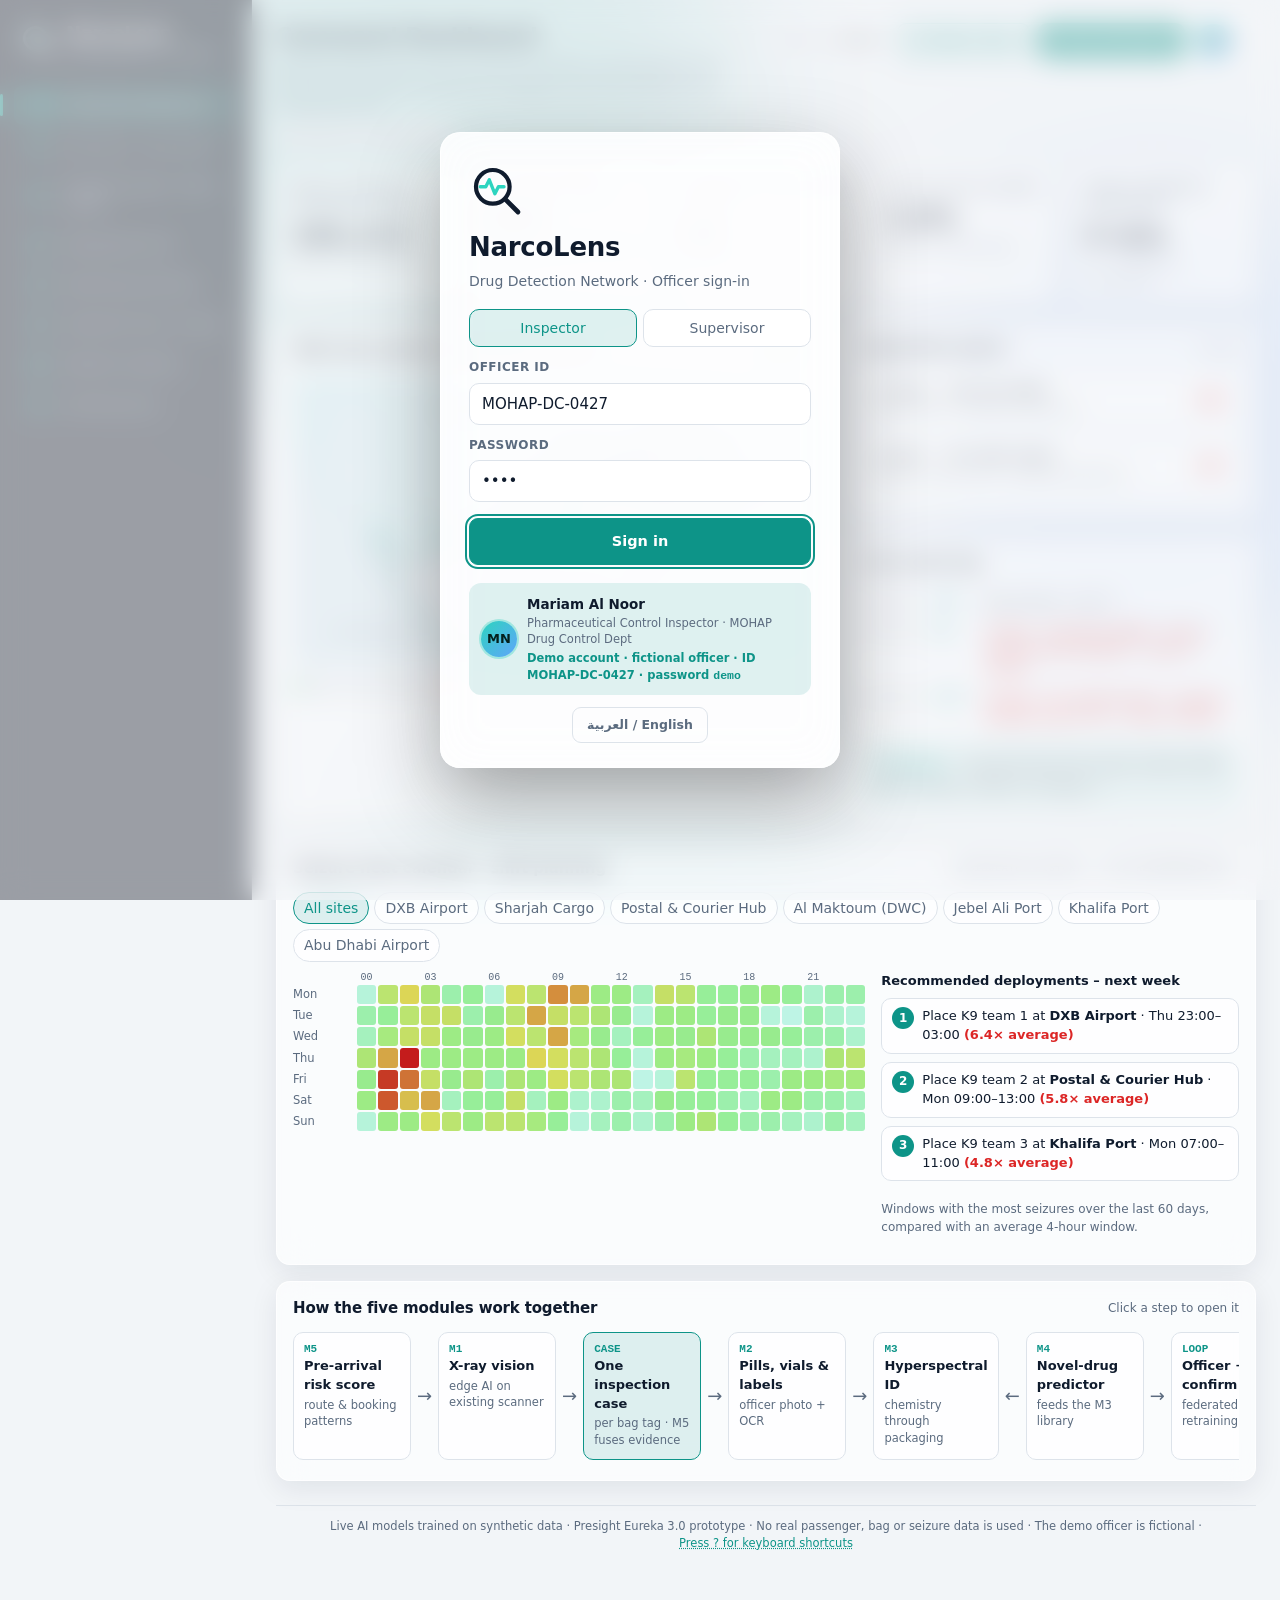
<file: narcolens-prototype/index.html>
<!doctype html>
<html lang="en">
<head>
  <meta charset="utf-8">
  <meta name="viewport" content="width=device-width, initial-scale=1">
  <title>NarcoLens Prototype</title>
  <meta name="description" content="NarcoLens – AI software that turns UAE customs X-ray scanners and inspection desks into one connected drug-detection network. Concept prototype on simulated data.">
  <link rel="stylesheet" href="css/style.css">
</head>
<body>
  <div class="aurora" aria-hidden="true"><i></i><i></i><i></i></div>

  <div class="login" id="login" hidden>
    <form class="login-card" id="loginForm" autocomplete="off" novalidate>
      <svg class="logo login-logo" viewBox="0 0 40 40" aria-hidden="true">
        <circle class="draw" cx="17" cy="17" r="12" fill="none" stroke="currentColor" stroke-width="3"/>
        <path class="draw d2" d="M8 17h4l2.5-5 4 10 2.5-5h4" fill="none" stroke="#2dd4bf" stroke-width="2.4" stroke-linecap="round" stroke-linejoin="round"/>
        <path class="draw d3" d="M26 26l9 9" stroke="currentColor" stroke-width="3.4" stroke-linecap="round"/>
      </svg>
      <h1>NarcoLens</h1>
      <p class="login-sub">Drug Detection Network &middot; Officer sign-in</p>
      <div class="role-pick" role="group" aria-label="Demo account"><button type="button" data-role="officer" class="on">Inspector</button><button type="button" data-role="supervisor">Supervisor</button></div>
      <label class="field">Officer ID<input id="loginId" value="MOHAP-DC-0427" spellcheck="false"></label>
      <label class="field">Password<input id="loginPw" type="password" value="demo"></label>
      <p class="login-err" id="loginErr" hidden>Incorrect officer ID or password. Use the demo account below.</p>
      <button class="btn primary block" type="submit" id="loginBtn">Sign in</button>
      <div class="demo-acct" id="demoAcct">
        <span class="avatar">MN</span>
        <div><b>Mariam Al Noor</b><small>Pharmaceutical Control Inspector &middot; MOHAP Drug Control Dept</small><small class="demo-note">Demo account &middot; fictional officer &middot; ID MOHAP-DC-0427 &middot; password <code>demo</code></small></div>
      </div>
    </form>
  </div>

  <div class="shell">
    <aside class="sidebar">
      <a class="brand" id="brandLink" href="#dashboard" aria-label="NarcoLens – go to Command Dashboard">
        <svg class="logo" viewBox="0 0 40 40" aria-hidden="true">
          <circle cx="17" cy="17" r="12" fill="none" stroke="currentColor" stroke-width="3"/>
          <path d="M8 17h4l2.5-5 4 10 2.5-5h4" fill="none" stroke="#2dd4bf" stroke-width="2.4" stroke-linecap="round" stroke-linejoin="round"/>
          <path d="M26 26l9 9" stroke="currentColor" stroke-width="3.4" stroke-linecap="round"/>
        </svg>
        <div>
          <b>NarcoLens</b>
          <small>AI drug-detection network</small>
        </div>
      </a>
      <nav id="nav" aria-label="Screens">
        <a href="#dashboard" data-screen="dashboard"><span class="num" aria-hidden="true"><svg viewBox="0 0 16 16" width="12" height="12" fill="currentColor"><rect x="1" y="1" width="6" height="6" rx="1.5"/><rect x="9" y="1" width="6" height="6" rx="1.5"/><rect x="1" y="9" width="6" height="6" rx="1.5"/><rect x="9" y="9" width="6" height="6" rx="1.5"/></svg></span><span>Command Dashboard</span></a>
        <a href="#lane" data-screen="lane"><span class="num">M1</span><span>Live Lane &middot; X-ray Vision</span></a>
        <a href="#desk" data-screen="desk"><span class="num">M2</span><span>Inspection Desk &middot; Pills &amp; Labels</span></a>
        <a href="#hyper" data-screen="hyper"><span class="num">M3</span><span>Hyperspectral ID</span></a>
        <a href="#predict" data-screen="predict"><span class="num">M4</span><span>Novel-Drug Predictor</span></a>
        <a href="#case" data-screen="case"><span class="num">M5</span><span>Inspection Case &middot; Fusion</span></a>
        <a href="#network" data-screen="network"><span class="num">NET</span><span>Network analytics</span></a>
        <a href="#learn" data-screen="learn"><span class="num">FL</span><span>Learning Loop</span></a>
        <a href="#review" data-screen="review" class="sup-only"><span class="num">SUP</span><span>Supervisor review</span></a>
      </nav>
      <div class="officer" id="officerChip">
        <span class="avatar">MN</span>
        <div class="officer-txt"><b id="offName">Mariam Al Noor</b><small id="offRole">MOHAP &middot; DXB T3 Desk 2</small></div>
        <button class="sign-out" id="signOut" type="button" title="Sign out" aria-label="Sign out"><svg viewBox="0 0 24 24" width="16" height="16" aria-hidden="true" fill="none" stroke="currentColor" stroke-width="2" stroke-linecap="round" stroke-linejoin="round"><path d="M9 21H5a2 2 0 0 1-2-2V5a2 2 0 0 1 2-2h4"/><path d="M16 17l5-5-5-5"/><path d="M21 12H9"/></svg></button>
      </div>
    </aside>

    <main>
      <header class="topbar">
        <div class="titles">
          <h1 id="screenTitle">Command Dashboard</h1>
          <p id="screenSub"></p>
          <div class="badges" id="badges"></div>
        </div>
        <div class="top-actions">
          <span class="clock" id="clock" title="Simulated local time at Dubai"></span>
          <span class="demo-chip" id="demoChip" hidden><b id="demoStep">Step 1 of 8</b><span id="demoTime">0:00</span><i><b id="demoBar"></b></i></span>
          <button class="btn primary" id="demoBtn" type="button">&#9654; Run full demo</button>
          <button class="btn ghost icon" id="themeBtn" type="button" aria-label="Toggle light / dark theme" title="Toggle theme"><svg viewBox="0 0 20 20" width="16" height="16" aria-hidden="true"><circle cx="10" cy="10" r="7.5" fill="none" stroke="currentColor" stroke-width="1.8"/><path d="M10 2.5a7.5 7.5 0 0 1 0 15z" fill="currentColor"/></svg></button>
        </div>
      </header>

      <!-- 01 DASHBOARD -->
      <section class="screen" id="screen-dashboard">
        <div class="kpis" id="kpis"></div>
        <div class="grid-2">
          <div class="card">
            <div class="card-h"><h3>UAE entry points running NarcoLens</h3><span class="muted small">Click a site to zoom in</span><span class="pill live">&#9679; Live</span></div>
            <div class="map-wrap"><svg id="map" class="map" viewBox="0 0 600 340" role="img" aria-label="Map of UAE entry points"></svg><div class="site-card" id="siteCard" hidden></div></div>
            <div class="legend"><span><i class="dot ok"></i>Bag / parcel cleared</span><span><i class="dot danger"></i>AI flag raised</span></div>
          </div>
          <div class="stack">
            <div class="card">
              <div class="card-h"><h3>Inspection queue</h3><span class="muted small" id="queueCount"></span></div>
              <ul class="queue" id="queue"></ul>
            </div>
            <div class="card">
              <div class="card-h"><h3>Live event log</h3></div>
              <ul class="log" id="log"></ul>
              <div id="netTip"></div>
            </div>
          </div>
        </div>
        <div class="card" id="heatCard" data-noi18n></div>
        <div class="card">
          <div class="card-h"><h3>How the five modules work together</h3><span class="muted small">Click a step to open it</span></div>
          <div class="flow" id="flow">
            <button class="flow-step" data-go="case"><b>M5</b><span>Pre-arrival risk score</span><small>route &amp; booking patterns</small></button>
            <span class="flow-arrow">&rarr;</span>
            <button class="flow-step" data-go="lane"><b>M1</b><span>X-ray vision</span><small>edge AI on existing scanner</small></button>
            <span class="flow-arrow">&rarr;</span>
            <button class="flow-step hub" data-go="case"><b>CASE</b><span>One inspection case</span><small>per bag tag &middot; M5 fuses evidence</small></button>
            <span class="flow-arrow">&rarr;</span>
            <button class="flow-step" data-go="desk"><b>M2</b><span>Pills, vials &amp; labels</span><small>officer photo + OCR</small></button>
            <span class="flow-arrow">&rarr;</span>
            <button class="flow-step" data-go="hyper"><b>M3</b><span>Hyperspectral ID</span><small>chemistry through packaging</small></button>
            <span class="flow-arrow">&larr;</span>
            <button class="flow-step" data-go="predict"><b>M4</b><span>Novel-drug predictor</span><small>feeds the M3 library</small></button>
            <span class="flow-arrow">&rarr;</span>
            <button class="flow-step" data-go="learn"><b>LOOP</b><span>Officer + lab confirm</span><small>federated retraining</small></button>
          </div>
        </div>
      </section>

      <!-- M1 LANE -->
      <section class="screen" id="screen-lane" hidden>
        <div class="mode-tabs" id="laneModes" role="tablist">
          <button type="button" data-mode="belt" class="active">Belt &middot; demo bags</button>
          <button type="button" data-mode="build">Build your own bag</button>
          <button type="button" data-mode="upload">Upload a scan</button>
        </div>
        <div class="bag-strip" id="bagStrip" aria-label="Bags on the belt"></div>
        <div class="builder card" id="builder" hidden>
          <div class="palette" id="palClutter"><span class="pal-lbl">Add everyday items</span></div>
          <div class="palette" id="palHide"><span class="pal-lbl">Hide drugs</span></div>
          <div class="row">
            <button class="btn" id="bRandom" type="button">Randomise bag</button>
            <button class="btn" id="bClear" type="button">Empty bag</button>
            <span class="muted small">Drag items to move them. The AI only sees pixels &ndash; never item names.</span>
          </div>
        </div>
        <div class="upload card" id="uploadBox" hidden>
          <label class="btn primary">Choose an image&hellip;<input type="file" id="uploadInput" accept="image/*" hidden></label>
          <span class="muted small">Experimental: the model was trained on synthetic dual-energy scans, so real X-ray photos are outside its training data. Results are shown as-is.</span>
        </div>
        <div class="grid-lane">
          <div class="card">
            <div class="card-h">
              <h3>X-ray &middot; <span id="laneTag">select a bag</span></h3>
              <span class="switches"><label class="switch"><input type="checkbox" id="overlayToggle" checked> AI heatmap</label><label class="switch" id="truthWrap"><input type="checkbox" id="truthToggle"> Ground truth</label></span>
            </div>
            <div class="xray-wrap">
              <canvas id="xray" width="760" height="440" aria-label="Simulated dual-energy X-ray image"></canvas>
              <div class="xray-legend"><span><i class="sw o"></i>Organic</span><span><i class="sw m"></i>Mixed</span><span><i class="sw b"></i>Metal</span></div>
            </div>
            <div class="row">
              <button class="btn primary" id="scanNext" type="button">Scan next bag</button>
              <button class="btn" id="laneAuto" type="button">Auto belt: off</button>
              <button class="btn primary" id="bScan" type="button" hidden>Scan with AI</button>
              <span class="muted small">M1 model inference in this browser: <b id="latency">&ndash;</b></span>
            </div>
          </div>
          <div class="card" id="laneResult"></div>
        </div>
      </section>

      <!-- M5 CASE -->
      <section class="screen" id="screen-case" hidden>
        <div class="card case-head" id="caseHead"></div>
        <div class="grid-2">
          <div class="card">
            <div class="card-h"><h3>Evidence timeline</h3><span class="muted small">every module writes to the same case</span></div>
            <ol class="timeline" id="timeline"></ol>
          </div>
          <div class="card">
            <div class="card-h"><h3>M5 fusion score</h3><span class="muted small">explainable</span></div>
            <div id="fusion"></div>
            <div class="actions-row" id="caseActions"></div>
            <p class="fair" id="fairNote">&#9878; Risk factors use bag, route, booking-timing and sensor evidence only. Nationality, ethnicity, religion and gender are never model inputs. The officer makes every decision; the lab result is the legal proof.</p>
          </div>
        </div>
      </section>

      <!-- SUPERVISOR REVIEW -->
      <section class="screen" id="screen-review" hidden data-noi18n>
        <div class="kpis three" id="supKpis"></div>
        <div class="grid-2">
          <div class="stack"><div class="card" id="supQueue"></div><div class="card" id="supOverrides"></div></div>
          <div class="stack"><div class="card" id="supSites"></div><div class="card" id="supAudit"></div></div>
        </div>
      </section>

      <!-- EVIDENCE PACK -->
      <section class="screen" id="screen-report" hidden data-noi18n>
        <div class="report-actions"><button class="btn primary" id="repPrint" type="button">&#128424; Print / Save as PDF</button><button class="btn" id="repBack" type="button">&larr; Back to case</button></div>
        <article class="card report" id="report"></article>
      </section>

      <!-- NETWORK ANALYTICS -->
      <section class="screen" id="screen-network" hidden data-noi18n>
        <div class="kpis three" id="netKpis"></div>
        <div class="grid-lane">
          <div class="card net-card">
            <div class="net-toolbar" id="netToolbar"></div>
            <div class="net-wrap"><svg id="netSvg" viewBox="0 0 760 460" role="img" aria-label="Case link graph"></svg></div>
            <div class="net-legend" id="netLegend"></div>
            <div class="net-detail" id="netDetail"></div>
          </div>
          <div class="card" id="netInsights"></div>
        </div>
      </section>

      <!-- M2 DESK -->
      <section class="screen" id="screen-desk" hidden>
        <div class="pick" id="samplePick"></div>
        <div class="grid-lane">
          <div class="card">
            <div class="card-h"><h3>Officer photo</h3><span class="muted small">Tablet camera &middot; Inspection desk 2</span></div>
            <div class="photo" id="deskPhoto"></div>
            <div class="row">
              <button class="btn primary" id="deskAnalyse" type="button">Analyse photo</button>
              <button class="btn" id="deskAttach" type="button" disabled>Attach to case</button>
            </div>
          </div>
          <div class="card" id="deskResult"></div>
        </div>
        <div class="grid-2">
          <div class="card">
            <div class="card-h"><h3>Tablets in this photo &rarr; M2 imprint model</h3><span class="badge live">Live model</span></div>
            <div class="crops" id="crops"><p class="muted small">Press <b>Analyse photo</b> to classify every tablet crop.</p></div>
          </div>
          <div class="card">
            <div class="card-h"><h3>Imprint pad &middot; test the model yourself</h3><span class="badge live">Live model</span></div>
            <div class="pad-wrap">
              <canvas id="pad" width="240" height="240" aria-label="Draw a tablet imprint"></canvas>
              <div class="pad-side">
                <p class="muted small">Draw an imprint on the tablet with your mouse or finger &ndash; e.g. two crescents <b>( )</b>, a line, or a letter.</p>
                <div id="padResult"></div>
                <div class="row">
                  <button class="btn" id="padClear" type="button">Clear</button>
                  <button class="btn" id="padRandom" type="button">Random example</button>
                  <label class="btn">Upload close-up<input type="file" id="padUpload" accept="image/*" hidden></label>
                </div>
              </div>
            </div>
          </div>
        </div>
      </section>

      <!-- M3 HYPER -->
      <section class="screen" id="screen-hyper" hidden>
        <div class="pick" id="hyperPick"></div>
        <div class="grid-lane">
          <div class="card">
            <div class="card-h"><h3>Hyperspectral image &middot; false colour</h3><label class="switch"><input type="checkbox" id="hyperMap" checked> AI substance map</label></div>
            <div class="hyper-wrap">
              <canvas id="hyperCanvas" class="pix" width="480" height="320" aria-label="Simulated hyperspectral image"></canvas>
            </div>
            <div class="row">
              <button class="btn primary" id="hyperScan" type="button">Auto-scan</button>
              <button class="btn" id="hyperAttach" type="button" disabled>Attach to case</button>
              <span class="muted small">Tip: click any pixel to see its spectrum</span>
            </div>
          </div>
          <div class="card">
            <div class="card-h"><h3>Spectrum vs. drug library</h3><span class="muted small" id="pxInfo">no pixel selected</span></div>
            <canvas id="specCanvas" width="560" height="240" aria-label="Spectrum chart"></canvas>
            <div class="spec-legend"><span><i class="ln px"></i>Selected pixel</span><span><i class="ln ref"></i>Best library match</span></div>
            <div id="hyperResult"></div>
          </div>
        </div>
      </section>

      <!-- M4 PREDICT -->
      <section class="screen" id="screen-predict" hidden>
        <div class="kpis three" id="predKpis"></div>
        <div class="card">
          <div class="card-h">
            <h3>Predicted synthetic-drug variants</h3>
            <div class="card-actions">
              <span class="info-anchor">
                <button class="info-btn" type="button" data-info="m4Info" aria-haspopup="dialog" aria-expanded="false" aria-controls="m4Info">
                  <svg viewBox="0 0 24 24" width="16" height="16" aria-hidden="true" fill="none" stroke="currentColor" stroke-width="2" stroke-linecap="round"><circle cx="12" cy="12" r="9.5"/><path d="M12 11v6"/><circle cx="12" cy="7.6" r="0.6" fill="currentColor"/></svg>
                  <span>How M4 works</span>
                </button>
                <div class="info-pop" id="m4Info" role="dialog" aria-label="How M4 works" tabindex="-1" hidden>
                  <div class="info-pop-h"><b>How M4 works</b><button class="info-x" type="button" aria-label="Close">&times;</button></div>
                  <ol class="steps plain">
                    <li><b>Watch the trend.</b> Seizure data, lab results and international early-warning feeds show which drug families are mutating.</li>
                    <li><b>Predict the fingerprint.</b> A graph neural network predicts the spectrum a new variant would produce, from its family's known chemistry.</li>
                    <li><b>Validate.</b> Forensic chemists approve each prediction against reference samples.</li>
                    <li><b>Push to M3.</b> Every hyperspectral camera in the network can now recognise the variant &ndash; before its first seizure.</li>
                  </ol>
                </div>
              </span>
              <button class="btn primary" id="predRun" type="button">Run prediction cycle</button>
            </div>
          </div>
          <div class="table-wrap"><table class="tbl" id="predTable"></table></div>
          <p class="muted small">Chemical structures are withheld in this interface. Predictions are used only to extend the detection library and are validated against lab reference samples before going live.</p>
        </div>
      </section>

      <!-- LEARNING LOOP -->
      <section class="screen" id="screen-learn" hidden data-noi18n>
        <div class="kpis three" id="fedKpis"></div>
        <div class="grid-lane">
          <div class="card">
            <div class="fed-controls">
              <button class="btn primary" id="learnGo" type="button">&#9654; Run 1 round</button>
              <button class="btn" id="fedAuto" type="button">Auto-run rounds</button>
              <span id="fedPriv" class="fed-priv"></span>
              <span class="info-anchor fed-info">
                <button class="info-btn icon-only" id="fedInfoBtn" type="button" data-info="fedInfo" aria-haspopup="dialog" aria-expanded="false" aria-controls="fedInfo">
                  <svg viewBox="0 0 24 24" width="16" height="16" aria-hidden="true" fill="none" stroke="currentColor" stroke-width="2" stroke-linecap="round"><circle cx="12" cy="12" r="9.5"/><path d="M12 11v6"/><circle cx="12" cy="7.6" r="0.6" fill="currentColor"/></svg>
                </button>
                <div class="info-pop" id="fedInfo" role="dialog" tabindex="-1" hidden>
                  <div class="info-pop-h"><b id="fedInfoTitle"></b><button class="info-x" type="button" aria-label="Close">&times;</button></div>
                  <div id="fedInfoBody"></div>
                </div>
              </span>
              <label class="nt-chip" style="--c:#ef4444"><input type="checkbox" id="fedPoison"><i></i><span id="fedPoisonLbl">Simulate a poisoned update</span></label>
            </div>
            <div class="fed-steps" id="fedSteps"></div>
            <svg id="fedNet" class="fednet" viewBox="0 0 600 360" role="img" aria-label="Federated learning network"></svg>
            <p class="fed-status"><span id="learnStatus"></span></p>
            <p class="fed-gain" id="fedGain"></p>
            <div id="fedSite"></div>
          </div>
          <div class="stack">
            <div class="card" id="learnCase"></div>
            <div class="card"><div class="card-h"><h3 id="fedChartH">Recall per round</h3></div><div id="fedChart"></div></div>
            <div class="card"><div class="card-h"><h3 id="fedLogH">Round log</h3></div><ol class="fed-log" id="fedLog"></ol></div>
          </div>
        </div>
      </section>
      <!-- CHALLENGE -->
      <section class="screen" id="screen-challenge" hidden>
        <div class="grid-lane">
          <div class="card">
            <div class="card-h"><h3 id="chRound">Round 1 of 5</h3><span class="muted small" id="chHint">Click where you think drugs are hidden &ndash; or press &ldquo;Looks clean&rdquo;.</span></div>
            <div class="xray-wrap"><canvas id="chCanvas" width="760" height="440" aria-label="X-ray to inspect"></canvas></div>
            <div class="row">
              <button class="btn" id="chClean" type="button">Looks clean</button>
              <button class="btn primary" id="chNext" type="button" hidden>Next bag &rarr;</button>
              <button class="btn ghost" id="chRestart" type="button">Restart</button>
            </div>
          </div>
          <div class="card" id="chBoard"></div>
        </div>
      </section>

      <!-- AI MODELS -->
      <section class="screen" id="screen-models" hidden>
        <div class="grid-2 even">
          <div class="card" id="cardM1"></div>
          <div class="card" id="cardM2"></div>
        </div>
        <div class="card" id="cardOthers"></div>
      </section>
      <footer class="disclaimer">Live AI models trained on synthetic data &middot; Presight Eureka 3.0 prototype &middot; No real passenger, bag or seizure data is used &middot; The demo officer is fictional</footer>
    </main>
  </div>

  <div class="narration" id="narration" hidden aria-live="polite">
    <span class="step" id="narrStep"></span>
    <span id="narrText"></span>
  </div>

  <script src="js/data.js"></script>
  <script src="js/map_uae.js"></script>
  <script src="js/xray.js"></script>
  <script src="js/nn.js"></script>
  <script src="js/models/models.js"></script>
  <script src="js/pills.js"></script>
  <script src="js/hyperspectral.js"></script>
  <script src="js/i18n.js"></script>
  <script src="js/network.js"></script>
  <script src="js/app.js"></script>
  <script src="js/federated.js"></script>
  <script src="js/addons.js"></script>
  <script src="js/extras.js"></script>
</body>
</html>
</file>
<file: narcolens-prototype/css/style.css>
/* NarcoLens prototype – styles */
:root {
  --bg: #f2f5f8;
  --panel: #ffffff;
  --panel-2: #f6f8fa;
  --text: #0f1b2d;
  --muted: #5b6b7f;
  --border: #dde3ea;
  --accent: #0d9488;
  --accent-2: #0f766e;
  --accent-soft: rgba(13, 148, 136, .12);
  --danger: #dc2626;
  --danger-soft: rgba(220, 38, 38, .12);
  --warn: #d97706;
  --warn-soft: rgba(217, 119, 6, .14);
  --ok: #16a34a;
  --ok-soft: rgba(22, 163, 74, .12);
  --shadow: 0 1px 2px rgba(15, 27, 45, .06), 0 6px 18px rgba(15, 27, 45, .06);
  --map-land: #e3eaf0;
  --map-sea: #d3ecef;
  --map-line: #b9c7d4;
  --sidebar: #0b1726;
  --sidebar-text: #c3d1df;
  --chart-grid: #e5eaf0;
  color-scheme: light;
}

@media (prefers-color-scheme: dark) {
  :root:not([data-theme="light"]) {
    --bg: #0a111d;
    --panel: #111a29;
    --panel-2: #0d1522;
    --text: #e6edf5;
    --muted: #8fa1b6;
    --border: #1f2c3f;
    --accent: #2dd4bf;
    --accent-2: #14b8a6;
    --accent-soft: rgba(45, 212, 191, .14);
    --danger: #f87171;
    --danger-soft: rgba(248, 113, 113, .15);
    --warn: #fbbf24;
    --warn-soft: rgba(251, 191, 36, .14);
    --ok: #4ade80;
    --ok-soft: rgba(74, 222, 128, .13);
    --shadow: 0 1px 2px rgba(0, 0, 0, .3), 0 6px 18px rgba(0, 0, 0, .25);
    --map-land: #172334;
    --map-sea: #0d2430;
    --map-line: #2a3b52;
    --sidebar: #070d17;
    --chart-grid: #1d2a3c;
    color-scheme: dark;
  }
}

:root[data-theme="dark"] {
  --bg: #0a111d;
  --panel: #111a29;
  --panel-2: #0d1522;
  --text: #e6edf5;
  --muted: #8fa1b6;
  --border: #1f2c3f;
  --accent: #2dd4bf;
  --accent-2: #14b8a6;
  --accent-soft: rgba(45, 212, 191, .14);
  --danger: #f87171;
  --danger-soft: rgba(248, 113, 113, .15);
  --warn: #fbbf24;
  --warn-soft: rgba(251, 191, 36, .14);
  --ok: #4ade80;
  --ok-soft: rgba(74, 222, 128, .13);
  --shadow: 0 1px 2px rgba(0, 0, 0, .3), 0 6px 18px rgba(0, 0, 0, .25);
  --map-land: #172334;
  --map-sea: #0d2430;
  --map-line: #2a3b52;
  --sidebar: #070d17;
  --chart-grid: #1d2a3c;
  color-scheme: dark;
}

* { box-sizing: border-box; }
html, body { margin: 0; }
body {
  background: var(--bg);
  color: var(--text);
  font: 14px/1.45 "Segoe UI", system-ui, -apple-system, Roboto, "Helvetica Neue", Arial, sans-serif;
  -webkit-font-smoothing: antialiased;
}
h1, h2, h3 { margin: 0; letter-spacing: -.01em; }
h3 { font-size: 15px; }
button { font: inherit; }
.muted { color: var(--muted); }
.small { font-size: 12px; }
[hidden] { display: none !important; }


/* ---------- shell ---------- */
.shell { display: grid; grid-template-columns: 252px minmax(0, 1fr); min-height: 100vh; }
.sidebar {
  background: var(--sidebar);
  color: var(--sidebar-text);
  padding: 20px 14px;
  display: flex;
  flex-direction: column;
  gap: 22px;
  position: sticky;
  top: 0;
  height: 100vh;
  overflow-y: auto;
}
.brand { display: flex; align-items: center; gap: 10px; color: #fff; padding: 0 6px; }
.brand .logo { width: 36px; height: 36px; color: #fff; flex: none; }
.brand b { display: block; font-size: 18px; letter-spacing: -.01em; }
.brand small { display: block; color: var(--sidebar-text); font-size: 11.5px; }
#nav { display: flex; flex-direction: column; gap: 3px; }
#nav a {
  display: flex; align-items: center; gap: 10px;
  color: var(--sidebar-text);
  text-decoration: none;
  padding: 9px 10px;
  border-radius: 9px;
  font-size: 13px;
  transition: background .15s, color .15s;
}
#nav a:hover { background: rgba(255, 255, 255, .06); color: #fff; }
#nav a.active { background: rgba(45, 212, 191, .16); color: #fff; }
#nav .num {
  font: 700 10.5px/1 ui-monospace, SFMono-Regular, Menlo, Consolas, monospace;
  color: #2dd4bf;
  background: rgba(45, 212, 191, .12);
  border-radius: 6px;
  padding: 4px 5px;
  min-width: 30px;
  text-align: center;
}

main { padding: 20px 24px 90px; min-width: 0; }
.topbar { display: flex; justify-content: space-between; align-items: flex-start; gap: 16px; margin-bottom: 18px; }
.titles h1 { font-size: 22px; }
.titles p { margin: 4px 0 0; color: var(--muted); max-width: 760px; }
.top-actions { display: flex; align-items: center; gap: 8px; flex: none; }
.clock { font: 600 12px ui-monospace, SFMono-Regular, Menlo, Consolas, monospace; color: var(--muted); padding: 0 6px; }

.btn {
  border: 1px solid var(--border);
  background: var(--panel);
  color: var(--text);
  padding: 8px 14px;
  border-radius: 9px;
  cursor: pointer;
  font-weight: 600;
  font-size: 13px;
  transition: background .15s, border-color .15s, opacity .15s;
  white-space: nowrap;
}
.btn:hover:not(:disabled) { border-color: var(--accent); }
.btn:disabled { opacity: .45; cursor: not-allowed; }
.btn.primary { background: var(--accent); border-color: var(--accent); color: #fff; }
:root[data-theme="dark"] .btn.primary { color: #04201c; }
@media (prefers-color-scheme: dark) { :root:not([data-theme="light"]) .btn.primary { color: #04201c; } }
.btn.primary:hover:not(:disabled) { background: var(--accent-2); }
.btn.danger { background: var(--danger); border-color: var(--danger); color: #fff; }
.btn.ghost { background: transparent; }
.btn.icon { padding: 8px 11px; font-size: 16px; line-height: 1; }

.card {
  background: var(--panel);
  border: 1px solid var(--border);
  border-radius: 14px;
  padding: 16px;
  box-shadow: var(--shadow);
  min-width: 0;
}
.card-h { display: flex; justify-content: space-between; align-items: center; gap: 10px; margin-bottom: 12px; flex-wrap: wrap; }
.stack { display: flex; flex-direction: column; gap: 16px; min-width: 0; }
.grid-2 { display: grid; grid-template-columns: minmax(0, 1.35fr) minmax(0, 1fr); gap: 16px; margin-bottom: 16px; }
.grid-lane { display: grid; grid-template-columns: minmax(0, 1.55fr) minmax(0, 1fr); gap: 16px; margin-bottom: 16px; }
.screen > .card { margin-bottom: 16px; }
.row { display: flex; align-items: center; gap: 10px; flex-wrap: wrap; margin-top: 12px; }

.pill {
  display: inline-flex; align-items: center; gap: 5px;
  padding: 3px 9px;
  border-radius: 999px;
  font-size: 11.5px;
  font-weight: 700;
  background: var(--panel-2);
  border: 1px solid var(--border);
  color: var(--muted);
  white-space: nowrap;
}
.pill.live { color: var(--ok); background: var(--ok-soft); border-color: transparent; }
.pill.high { color: var(--danger); background: var(--danger-soft); border-color: transparent; }
.pill.mid { color: var(--warn); background: var(--warn-soft); border-color: transparent; }
.pill.low { color: var(--ok); background: var(--ok-soft); border-color: transparent; }
.pill.accent { color: var(--accent); background: var(--accent-soft); border-color: transparent; }

/* ---------- KPIs ---------- */
.kpis { display: grid; grid-template-columns: repeat(5, minmax(0, 1fr)); gap: 12px; margin-bottom: 16px; }
.kpis.three { grid-template-columns: repeat(3, minmax(0, 1fr)); }
.kpi { background: var(--panel); border: 1px solid var(--border); border-radius: 14px; padding: 14px; box-shadow: var(--shadow); }
.kpi .lbl { font-size: 11.5px; color: var(--muted); text-transform: uppercase; letter-spacing: .05em; font-weight: 600; }
.kpi .val { font-size: 26px; font-weight: 750; margin-top: 4px; font-variant-numeric: tabular-nums; }
.kpi .sub { font-size: 12px; color: var(--muted); }
.kpi .sub b { color: var(--ok); }

/* ---------- map ---------- */
.map, .fednet { width: 100%; height: auto; display: block; border-radius: 10px; background: var(--map-sea); }
.fednet { background: var(--panel-2); }
.map .land { fill: var(--map-land); stroke: var(--map-line); stroke-width: 1.5; }
.map .sea-lbl { fill: var(--muted); font-size: 12px; font-style: italic; opacity: .7; }
.map .site-lbl, .fednet .site-lbl { fill: var(--text); font-size: 11.5px; font-weight: 650; }
.map .site { fill: var(--accent); stroke: var(--panel); stroke-width: 2; }
.pulse { transform-box: fill-box; transform-origin: center; animation: pulse 1.8s ease-out forwards; fill: none; stroke-width: 2.5; }
.pulse.ok { stroke: var(--ok); }
.pulse.danger { stroke: var(--danger); }
@keyframes pulse { from { transform: scale(1); opacity: 1; } to { transform: scale(5); opacity: 0; } }
.legend { display: flex; gap: 16px; font-size: 12px; color: var(--muted); margin-top: 10px; flex-wrap: wrap; }
.dot { display: inline-block; width: 9px; height: 9px; border-radius: 50%; margin-right: 5px; vertical-align: -1px; }
.dot.ok { background: var(--ok); }
.dot.danger { background: var(--danger); }

/* ---------- queue + log ---------- */
.queue, .log { list-style: none; margin: 0; padding: 0; }
.queue li {
  display: flex; align-items: center; justify-content: space-between; gap: 10px;
  padding: 10px; border: 1px solid var(--border); border-radius: 10px; margin-bottom: 8px; cursor: pointer;
  transition: border-color .15s;
}
.queue li:hover { border-color: var(--accent); }
.queue .q-main { min-width: 0; }
.queue .q-main b { display: block; font-family: ui-monospace, SFMono-Regular, Menlo, Consolas, monospace; font-size: 12.5px; }
.queue .q-main span { display: block; font-size: 12px; color: var(--muted); white-space: nowrap; overflow: hidden; text-overflow: ellipsis; }
.queue .empty { cursor: default; color: var(--muted); justify-content: center; }
.log { max-height: 220px; overflow: auto; font-size: 12.5px; }
.log li { display: grid; grid-template-columns: 62px 44px 1fr; gap: 8px; padding: 6px 0; border-bottom: 1px dashed var(--border); }
.log time { font-family: ui-monospace, SFMono-Regular, Menlo, Consolas, monospace; color: var(--muted); font-size: 11.5px; }
.log .site-tag { font-weight: 700; font-size: 11px; color: var(--accent); }
.log .lvl-danger { color: var(--danger); font-weight: 600; }
.log .lvl-ok { color: var(--text); }
.log .lvl-info { color: var(--muted); }

/* ---------- flow ---------- */
.flow { display: flex; align-items: stretch; gap: 6px; overflow-x: auto; padding-bottom: 4px; }
.flow-step {
  flex: 1 0 118px;
  display: flex; flex-direction: column; gap: 2px; align-items: flex-start; text-align: left;
  background: var(--panel-2); color: var(--text);
  border: 1px solid var(--border); border-radius: 10px; padding: 10px; cursor: pointer;
}
.flow-step:hover { border-color: var(--accent); }
.flow-step b { font: 700 11px ui-monospace, SFMono-Regular, Menlo, Consolas, monospace; color: var(--accent); }
.flow-step span { font-weight: 650; font-size: 13px; }
.flow-step small { color: var(--muted); font-size: 11.5px; }
.flow-step.hub { background: var(--accent-soft); border-color: var(--accent); }
.flow-arrow { align-self: center; color: var(--muted); font-size: 18px; flex: none; }

/* ---------- lane ---------- */
.bag-strip { display: flex; gap: 8px; overflow-x: auto; padding: 2px 2px 12px; margin-bottom: 4px; }
.bag-chip {
  flex: none;
  border: 1px solid var(--border); background: var(--panel); color: var(--text);
  border-radius: 10px; padding: 8px 11px; cursor: pointer; text-align: left;
  font-size: 12px; min-width: 150px;
}
.bag-chip b { display: block; font-family: ui-monospace, SFMono-Regular, Menlo, Consolas, monospace; font-size: 12px; }
.bag-chip span { color: var(--muted); }
.bag-chip.active { border-color: var(--accent); box-shadow: 0 0 0 2px var(--accent-soft); }
.bag-chip.flagged b::after { content: " ⚑"; color: var(--danger); }
.bag-chip.cleared b::after { content: " ✓"; color: var(--ok); }
.xray-wrap { position: relative; border-radius: 10px; overflow: hidden; background: #1b1f24; }
.xray-wrap canvas { display: block; width: 100%; height: auto; }
.xray-legend {
  position: absolute; left: 10px; bottom: 10px; display: flex; gap: 10px;
  background: rgba(15, 20, 28, .72); color: #e5e7eb; font-size: 11px; padding: 5px 9px; border-radius: 7px;
}
.sw { display: inline-block; width: 10px; height: 10px; border-radius: 2px; margin-right: 4px; vertical-align: -1px; }
.sw.o { background: #e2802a; }
.sw.m { background: #5fb060; }
.sw.b { background: #2e56c4; }
.switch { display: inline-flex; align-items: center; gap: 6px; font-size: 12.5px; color: var(--muted); cursor: pointer; user-select: none; }
.switch input { accent-color: var(--accent); width: 15px; height: 15px; }

.score-big { display: flex; align-items: baseline; gap: 8px; }
.score-big .n { font-size: 46px; font-weight: 800; line-height: 1; font-variant-numeric: tabular-nums; }
.score-big .of { color: var(--muted); }
.meter { height: 10px; border-radius: 999px; background: var(--panel-2); border: 1px solid var(--border); overflow: hidden; margin: 10px 0 14px; }
.meter i { display: block; height: 100%; border-radius: 999px; transition: width .6s ease; }
.lvl-high { color: var(--danger); }
.lvl-mid { color: var(--warn); }
.lvl-low { color: var(--ok); }
.bg-high { background: var(--danger); }
.bg-mid { background: var(--warn); }
.bg-low { background: var(--ok); }
.result-h { display: flex; justify-content: space-between; align-items: center; gap: 8px; margin-bottom: 10px; flex-wrap: wrap; }
.kv { display: grid; grid-template-columns: 120px 1fr; gap: 6px 10px; font-size: 13px; margin: 10px 0; }
.kv dt { color: var(--muted); }
.kv dd { margin: 0; min-width: 0; }
.finding { border-left: 3px solid var(--danger); background: var(--danger-soft); padding: 8px 10px; border-radius: 0 8px 8px 0; margin: 8px 0; font-size: 13px; }
.finding.low { border-color: var(--warn); background: var(--warn-soft); }
.finding.none { border-color: var(--ok); background: var(--ok-soft); }
.decision { margin-top: 12px; padding: 10px 12px; border-radius: 10px; font-weight: 650; display: flex; justify-content: space-between; align-items: center; gap: 10px; flex-wrap: wrap; }
.decision.high { background: var(--danger-soft); color: var(--danger); }
.decision.mid { background: var(--warn-soft); color: var(--warn); }
.decision.low { background: var(--ok-soft); color: var(--ok); }
.placeholder { color: var(--muted); text-align: center; padding: 40px 10px; }
.spinner { display: inline-block; width: 14px; height: 14px; border: 2px solid var(--border); border-top-color: var(--accent); border-radius: 50%; animation: spin .7s linear infinite; vertical-align: -2px; margin-right: 6px; }
@keyframes spin { to { transform: rotate(360deg); } }

/* ---------- case ---------- */
.case-head { display: flex; justify-content: space-between; align-items: center; gap: 16px; flex-wrap: wrap; margin-bottom: 16px; }
.case-head .ids { display: flex; gap: 22px; flex-wrap: wrap; }
.case-head .ids div small { display: block; color: var(--muted); font-size: 11px; text-transform: uppercase; letter-spacing: .05em; font-weight: 600; }
.case-head .ids div b { font-size: 14px; }
.case-head select { font: inherit; padding: 7px 10px; border-radius: 9px; border: 1px solid var(--border); background: var(--panel-2); color: var(--text); max-width: 100%; }
.timeline { list-style: none; margin: 0; padding: 0 0 0 18px; position: relative; }
.timeline::before { content: ""; position: absolute; left: 5px; top: 6px; bottom: 6px; width: 2px; background: var(--border); }
.timeline li { position: relative; padding: 0 0 14px 12px; }
.timeline li::before { content: ""; position: absolute; left: -18px; top: 4px; width: 12px; height: 12px; border-radius: 50%; background: var(--panel); border: 3px solid var(--accent); }
.timeline li.danger::before { border-color: var(--danger); }
.timeline li.ok::before { border-color: var(--ok); }
.timeline li.new { animation: fadein .5s ease; }
@keyframes fadein { from { opacity: 0; transform: translateY(6px); } to { opacity: 1; transform: none; } }
.timeline .t-top { display: flex; gap: 8px; align-items: baseline; flex-wrap: wrap; }
.timeline .t-mod { font: 700 10.5px ui-monospace, SFMono-Regular, Menlo, Consolas, monospace; color: var(--accent); background: var(--accent-soft); padding: 2px 6px; border-radius: 5px; }
.timeline time { font: 11.5px ui-monospace, SFMono-Regular, Menlo, Consolas, monospace; color: var(--muted); }
.timeline .t-title { font-weight: 650; }
.timeline p { margin: 2px 0 0; color: var(--muted); font-size: 12.5px; }
.timeline .pending { opacity: .55; }
.timeline .pending::before { border-style: dashed; border-color: var(--muted); }
.bars { display: flex; flex-direction: column; gap: 10px; margin: 14px 0; }
.bar-row .bar-lbl { display: flex; justify-content: space-between; font-size: 12.5px; gap: 8px; }
.bar-row .bar-lbl small { color: var(--muted); }
.bar-row .track { height: 8px; background: var(--panel-2); border: 1px solid var(--border); border-radius: 999px; overflow: hidden; margin-top: 4px; }
.bar-row .track i { display: block; height: 100%; background: var(--accent); border-radius: 999px; transition: width .6s ease; }
.bar-row.pending .bar-lbl { color: var(--muted); }
.actions-row { display: flex; gap: 8px; flex-wrap: wrap; margin-top: 6px; }
.fair { font-size: 12px; color: var(--muted); border-top: 1px solid var(--border); padding-top: 10px; margin: 14px 0 0; }

/* ---------- desk + hyper ---------- */
.pick { display: flex; gap: 8px; flex-wrap: wrap; margin-bottom: 14px; }
.pick button {
  border: 1px solid var(--border); background: var(--panel); color: var(--text);
  border-radius: 10px; padding: 8px 12px; cursor: pointer; font-weight: 600; font-size: 13px;
}
.pick button.active { border-color: var(--accent); background: var(--accent-soft); }
.photo { border-radius: 10px; overflow: hidden; background: #2b2f36; }
.photo svg { display: block; width: 100%; height: auto; }
.photo .det { opacity: 0; transition: opacity .4s; }
.photo.analysed .det { opacity: 1; }
.det-list { list-style: none; margin: 8px 0; padding: 0; }
.det-list li { padding: 8px 0; border-bottom: 1px dashed var(--border); font-size: 13px; }
.det-list .conf { height: 6px; background: var(--panel-2); border-radius: 99px; overflow: hidden; margin-top: 5px; border: 1px solid var(--border); }
.det-list .conf i { display: block; height: 100%; background: var(--accent); }
.ocr { background: var(--panel-2); border: 1px solid var(--border); border-radius: 10px; padding: 10px; font-size: 13px; margin: 10px 0; }
.ocr div { display: flex; gap: 8px; padding: 3px 0; }
.ocr .lang { font: 700 10.5px ui-monospace, SFMono-Regular, Menlo, Consolas, monospace; color: var(--accent); min-width: 22px; padding-top: 2px; }
.ocr [dir="rtl"] { font-size: 14px; }
.registry { padding: 10px 12px; border-radius: 10px; font-size: 13px; font-weight: 600; margin: 8px 0; }
.registry.fail { background: var(--danger-soft); color: var(--danger); }
.registry.pass { background: var(--ok-soft); color: var(--ok); }
.hyper-wrap { border-radius: 10px; overflow: hidden; background: #000; }
canvas.pix { display: block; width: 100%; height: auto; image-rendering: pixelated; cursor: crosshair; }
#specCanvas { display: block; width: 100%; height: auto; }
.spec-legend { display: flex; gap: 14px; font-size: 12px; color: var(--muted); margin: 6px 0 10px; }
.ln { display: inline-block; width: 18px; height: 0; border-top: 2.5px solid var(--accent); margin-right: 5px; vertical-align: 3px; }
.ln.ref { border-top: 2.5px dashed var(--danger); }
.rank { list-style: none; padding: 0; margin: 8px 0; }
.rank li { display: grid; grid-template-columns: minmax(0, 1fr) 48px; gap: 8px; align-items: center; font-size: 12.5px; padding: 4px 0; }
.rank .track { grid-column: 1 / -1; height: 6px; background: var(--panel-2); border-radius: 99px; overflow: hidden; border: 1px solid var(--border); }
.rank .track i { display: block; height: 100%; }
.rank b { text-align: right; font-variant-numeric: tabular-nums; }

/* ---------- predict ---------- */
.table-wrap { overflow-x: auto; }
.tbl { width: 100%; border-collapse: collapse; font-size: 13px; min-width: 720px; }
.tbl th { text-align: left; font-size: 11.5px; color: var(--muted); text-transform: uppercase; letter-spacing: .04em; font-weight: 650; padding: 8px; border-bottom: 1px solid var(--border); }
.tbl td { padding: 10px 8px; border-bottom: 1px solid var(--border); vertical-align: middle; }
.tbl tr.new { animation: fadein .5s ease; }
.tbl code { font: 600 12px ui-monospace, SFMono-Regular, Menlo, Consolas, monospace; }
.spark { width: 120px; height: 34px; display: block; }
.steps { margin: 8px 0 0; padding-left: 0; list-style: none; counter-reset: s; }
.steps li { counter-increment: s; display: flex; gap: 10px; padding: 7px 0; font-size: 13px; color: var(--muted); transition: color .3s; }
.steps li::before { content: counter(s); flex: none; width: 22px; height: 22px; border-radius: 50%; display: grid; place-items: center; font-size: 11.5px; font-weight: 700; background: var(--panel-2); border: 1px solid var(--border); color: var(--muted); transition: all .3s; }
.steps li.done { color: var(--text); }
.steps li.done::before { background: var(--accent); border-color: var(--accent); color: #fff; content: "✓"; }
.steps li.active { color: var(--text); font-weight: 650; }
.steps li.active::before { border-color: var(--accent); color: var(--accent); }
.steps.plain li { color: var(--text); }
.metric { display: flex; justify-content: space-between; align-items: baseline; padding: 7px 0; border-bottom: 1px dashed var(--border); font-size: 13px; }
.metric b { font-variant-numeric: tabular-nums; }
.metric .delta { color: var(--ok); font-size: 12px; margin-left: 6px; font-weight: 700; }
.fednet .core { fill: var(--accent); }
.fednet .core-lbl { fill: #fff; font-weight: 800; font-size: 13px; }
.fednet .link { stroke: var(--map-line); stroke-width: 2; stroke-dasharray: 4 5; }
.fednet .node { fill: var(--panel); stroke: var(--accent); stroke-width: 2.5; }
.fednet .node.sync { fill: var(--accent-soft); }

/* ---------- narration ---------- */
.narration {
  position: fixed; left: 50%; bottom: 18px; transform: translateX(-50%);
  width: min(760px, calc(100% - 32px));
  background: #0b1726; color: #e6edf5;
  border: 1px solid #2dd4bf;
  border-radius: 14px; padding: 12px 16px;
  display: flex; gap: 12px; align-items: center;
  box-shadow: 0 10px 30px rgba(0, 0, 0, .35);
  z-index: 50; font-size: 14px;
}
.narration .step { flex: none; font: 700 11px ui-monospace, SFMono-Regular, Menlo, Consolas, monospace; background: #2dd4bf; color: #04201c; border-radius: 7px; padding: 4px 7px; }

/* ---------- responsive ---------- */
@media (max-width: 1200px) {
  .kpis { grid-template-columns: repeat(3, minmax(0, 1fr)); }
  .grid-2, .grid-lane { grid-template-columns: minmax(0, 1fr); }
}
@media (max-width: 900px) {
  .shell { grid-template-columns: minmax(0, 1fr); }
  .sidebar { position: sticky; top: 0; z-index: 20; height: auto; padding: 10px 12px; gap: 8px; }
  .brand small, .officer-txt { display: none; }
  .brand .logo { width: 28px; height: 28px; }
  #nav { flex-direction: row; overflow-x: auto; gap: 4px; padding-bottom: 2px; }
  #nav a { flex: none; padding: 7px 9px; font-size: 12px; }
  main { padding: 16px 16px 100px; }
  .topbar { flex-direction: column; }
  .titles h1 { font-size: 19px; }
  .kpis, .kpis.three { grid-template-columns: repeat(2, minmax(0, 1fr)); }
  .kv { grid-template-columns: 100px 1fr; }
}
@media (max-width: 420px) {
  .kpi .val { font-size: 22px; }
  .log li { grid-template-columns: 54px 38px 1fr; }
}

/* ---------- v2: live models ---------- */
.badges { display: flex; gap: 6px; flex-wrap: wrap; margin-top: 8px; }
.badge { display: inline-flex; align-items: center; gap: 5px; font: 700 10.5px/1 ui-monospace, SFMono-Regular, Menlo, Consolas, monospace; letter-spacing: .04em; text-transform: uppercase; padding: 5px 8px; border-radius: 999px; border: 1px solid transparent; white-space: nowrap; }
.badge::before { content: ""; width: 7px; height: 7px; border-radius: 50%; background: currentColor; }
.badge.live { color: var(--ok); background: var(--ok-soft); }
.badge.algo { color: var(--accent); background: var(--accent-soft); }
.badge.sim { color: var(--muted); background: var(--panel-2); border-color: var(--border); }
.badge.live::before { animation: blink 1.6s ease-in-out infinite; }
@keyframes blink { 50% { opacity: .3; } }
.mode-tabs { display: inline-flex; gap: 4px; background: var(--panel-2); border: 1px solid var(--border); border-radius: 11px; padding: 4px; margin-bottom: 12px; flex-wrap: wrap; }
.mode-tabs button { border: 0; background: transparent; color: var(--muted); font-weight: 650; font-size: 13px; padding: 7px 12px; border-radius: 8px; cursor: pointer; }
.mode-tabs button.active { background: var(--panel); color: var(--text); box-shadow: var(--shadow); }
.builder, .upload { margin-bottom: 16px; }
.upload { display: flex; align-items: center; gap: 12px; flex-wrap: wrap; }
.palette { display: flex; flex-wrap: wrap; gap: 6px; align-items: center; margin-bottom: 8px; }
.pal-lbl { font-size: 11.5px; font-weight: 700; color: var(--muted); text-transform: uppercase; letter-spacing: .05em; min-width: 150px; }
.palette button { border: 1px solid var(--border); background: var(--panel); color: var(--text); border-radius: 999px; padding: 5px 11px; font-size: 12.5px; cursor: pointer; }
.palette button:hover { border-color: var(--accent); }
.palette button.hide { border-color: var(--danger-soft); color: var(--danger); background: var(--danger-soft); }
.switches { display: inline-flex; gap: 14px; flex-wrap: wrap; }
#xray.building { cursor: grab; }
.truth { margin-top: 10px; padding: 9px 12px; border-radius: 10px; font-size: 13px; border: 1px dashed var(--border); }
.truth b.ok { color: var(--ok); }
.truth b.bad { color: var(--danger); }
.crops { display: grid; grid-template-columns: repeat(auto-fill, minmax(104px, 1fr)); gap: 10px; }
.crop { border: 1px solid var(--border); border-radius: 10px; padding: 6px; text-align: center; font-size: 11.5px; background: var(--panel-2); }
.crop canvas { width: 80px; height: 80px; border-radius: 10px; display: block; margin: 0 auto 6px; image-rendering: auto; box-shadow: 0 2px 8px rgba(0, 0, 0, .25); }
.crop.risk { border-color: var(--danger); background: var(--danger-soft); }
.crop b { display: block; font-size: 12px; }
.pad-wrap { display: flex; gap: 16px; flex-wrap: wrap; align-items: flex-start; }
#pad { width: 240px; height: 240px; max-width: 100%; border-radius: 12px; touch-action: none; cursor: crosshair; border: 1px solid var(--border); background: #a99d8a; }
.pad-side { flex: 1 1 220px; min-width: 0; }
.prob-row { display: grid; grid-template-columns: minmax(0, 1fr) 44px; gap: 6px; font-size: 12.5px; align-items: center; margin: 5px 0; }
.prob-row .track { grid-column: 1 / -1; height: 6px; background: var(--panel-2); border: 1px solid var(--border); border-radius: 99px; overflow: hidden; }
.prob-row .track i { display: block; height: 100%; background: var(--accent); transition: width .3s; }
.prob-row.top span { font-weight: 700; }
.prob-row.top.risk .track i { background: var(--danger); }
.grid-2.even { grid-template-columns: minmax(0, 1fr) minmax(0, 1fr); }
.mc-grid { display: grid; grid-template-columns: repeat(2, minmax(0, 1fr)); gap: 8px; margin: 10px 0; }
.mc { background: var(--panel-2); border: 1px solid var(--border); border-radius: 10px; padding: 10px; }
.mc small { display: block; color: var(--muted); font-size: 11px; text-transform: uppercase; letter-spacing: .04em; font-weight: 650; }
.mc b { font-size: 20px; font-variant-numeric: tabular-nums; }
.mc b.live { color: var(--accent); }
.arch { font: 12px/1.5 ui-monospace, SFMono-Regular, Menlo, Consolas, monospace; background: var(--panel-2); border: 1px solid var(--border); border-radius: 10px; padding: 10px; overflow-x: auto; white-space: pre; }
.bench-thumbs { display: grid; grid-template-columns: repeat(auto-fill, minmax(70px, 1fr)); gap: 4px; margin-top: 10px; }
.bench-thumbs canvas { width: 100%; height: auto; border-radius: 4px; border: 2px solid transparent; }
.bench-thumbs canvas.tp, .bench-thumbs canvas.tn { border-color: var(--ok); }
.bench-thumbs canvas.fp, .bench-thumbs canvas.fn { border-color: var(--danger); }
.cm { border-collapse: collapse; font-size: 12px; margin-top: 8px; }
.cm td, .cm th { border: 1px solid var(--border); padding: 4px 7px; text-align: center; font-variant-numeric: tabular-nums; }
.cm th { color: var(--muted); font-weight: 650; }
.cm td.diag { background: var(--ok-soft); font-weight: 700; }
@media (max-width: 1200px) { .grid-2.even { grid-template-columns: minmax(0, 1fr); } }


/* ======================= v3: glass, motion, sign-in ======================= */
:root {
  --glass: rgba(255, 255, 255, .64);
  --glass-strong: rgba(255, 255, 255, .82);
  --glass-border: rgba(255, 255, 255, .75);
  --glass-edge: rgba(15, 27, 45, .08);
  --aurora-1: rgba(13, 148, 136, .20);
  --aurora-2: rgba(59, 130, 246, .16);
  --aurora-3: rgba(45, 212, 191, .14);
}
@media (prefers-color-scheme: dark) {
  :root:not([data-theme="light"]) {
    --glass: rgba(17, 26, 41, .58);
    --glass-strong: rgba(17, 26, 41, .82);
    --glass-border: rgba(255, 255, 255, .07);
    --glass-edge: rgba(0, 0, 0, .35);
    --aurora-1: rgba(45, 212, 191, .16);
    --aurora-2: rgba(59, 130, 246, .14);
    --aurora-3: rgba(13, 148, 136, .18);
  }
}
:root[data-theme="dark"] {
  --glass: rgba(17, 26, 41, .58);
  --glass-strong: rgba(17, 26, 41, .82);
  --glass-border: rgba(255, 255, 255, .07);
  --glass-edge: rgba(0, 0, 0, .35);
  --aurora-1: rgba(45, 212, 191, .16);
  --aurora-2: rgba(59, 130, 246, .14);
  --aurora-3: rgba(13, 148, 136, .18);
}

/* moving background */
.aurora { position: fixed; inset: 0; z-index: 0; overflow: hidden; pointer-events: none; }
.aurora i { position: absolute; border-radius: 50%; filter: blur(70px); animation: drift 26s ease-in-out infinite alternate; }
.aurora i:nth-child(1) { width: 46vw; height: 46vw; left: 12vw; top: -14vw; background: var(--aurora-1); }
.aurora i:nth-child(2) { width: 40vw; height: 40vw; right: -10vw; top: 20vh; background: var(--aurora-2); animation-duration: 32s; animation-delay: -8s; }
.aurora i:nth-child(3) { width: 36vw; height: 36vw; left: 30vw; bottom: -18vw; background: var(--aurora-3); animation-duration: 38s; animation-delay: -16s; }
@keyframes drift {
  0% { transform: translate(0, 0) scale(1); }
  50% { transform: translate(6vw, 4vh) scale(1.12); }
  100% { transform: translate(-5vw, -3vh) scale(.95); }
}
.shell { position: relative; z-index: 1; }

/* glass surfaces */
.card, .kpi, .mode-tabs {
  background: var(--glass);
  border: 1px solid var(--glass-border);
  box-shadow: 0 1px 0 rgba(255, 255, 255, .06) inset, 0 8px 28px var(--glass-edge);
  -webkit-backdrop-filter: blur(16px) saturate(140%);
  backdrop-filter: blur(16px) saturate(140%);
}
.sidebar {
  background: rgba(7, 14, 26, .82);
  -webkit-backdrop-filter: blur(18px) saturate(150%);
  backdrop-filter: blur(18px) saturate(150%);
  border-right: 1px solid rgba(255, 255, 255, .06);
}
.flow-step, .bag-chip, .pick button, .crop, .mc, .queue li { background: var(--glass); }
@supports not ((backdrop-filter: blur(1px)) or (-webkit-backdrop-filter: blur(1px))) {
  .card, .kpi, .mode-tabs { background: var(--panel); }
}

/* screen entry: fade + rise, staggered by --i */
.screen.enter > * { animation: rise .5s cubic-bezier(.2, .7, .2, 1) both; animation-delay: calc(var(--i, 0) * 70ms); }
@keyframes rise { from { opacity: 0; transform: translateY(10px); } to { opacity: 1; transform: none; } }
.topbar .titles { animation: rise .45s cubic-bezier(.2, .7, .2, 1) both; }

/* hover lift */
.kpi, .flow-step, .bag-chip, .queue li, .crop, .mc, .palette button, .pick button {
  transition: transform .2s ease, box-shadow .2s ease, border-color .2s ease;
}
.kpi:hover, .flow-step:hover, .bag-chip:hover, .queue li:hover, .crop:hover, .mc:hover { transform: translateY(-3px); box-shadow: 0 12px 30px var(--glass-edge); }
.palette button:hover, .pick button:hover { transform: translateY(-1px); }

/* button shine */
.btn.primary { position: relative; overflow: hidden; }
.btn.primary::after {
  content: ""; position: absolute; top: 0; left: -60%; width: 40%; height: 100%;
  background: linear-gradient(100deg, transparent, rgba(255, 255, 255, .35), transparent);
  transform: skewX(-18deg); transition: left .6s ease;
}
.btn.primary:hover:not(:disabled)::after { left: 130%; }
.btn { transition: background .15s, border-color .15s, opacity .15s, transform .15s; }
.btn:active:not(:disabled) { transform: scale(.97); }

/* nav indicator + clickable brand */
#nav a { position: relative; }
#nav a.active::before { content: ""; position: absolute; left: -14px; top: 22%; bottom: 22%; width: 3px; border-radius: 3px; background: #2dd4bf; box-shadow: 0 0 12px #2dd4bf; }
.brand { text-decoration: none; border-radius: 12px; padding: 6px; margin: -6px 0; transition: background .2s; }
.brand:hover { background: rgba(255, 255, 255, .06); }
.brand:hover .logo path:nth-of-type(1) { animation: pulseLine 1.2s ease-in-out; }
@keyframes pulseLine { 50% { opacity: .35; } }

/* officer chip (sidebar bottom) */
.officer { margin-top: auto; display: flex; align-items: center; gap: 10px; padding: 10px; border-radius: 12px; background: rgba(255, 255, 255, .05); border: 1px solid rgba(255, 255, 255, .07); }
.avatar { flex: none; width: 36px; height: 36px; border-radius: 50%; display: grid; place-items: center; font-weight: 800; font-size: 13px; color: #04201c; background: linear-gradient(135deg, #2dd4bf, #60a5fa); box-shadow: 0 0 0 2px rgba(45, 212, 191, .35); }
.officer-txt { min-width: 0; flex: 1; }
.officer-txt b { display: block; color: #fff; font-size: 12.5px; white-space: nowrap; overflow: hidden; text-overflow: ellipsis; }
.officer-txt small { display: block; color: var(--sidebar-text); font-size: 11px; white-space: nowrap; overflow: hidden; text-overflow: ellipsis; }
.sign-out { flex: none; border: 1px solid rgba(255, 255, 255, .12); background: transparent; color: var(--sidebar-text); width: 30px; height: 30px; border-radius: 8px; cursor: pointer; font-size: 14px; transition: background .2s, color .2s; }
.sign-out:hover { background: rgba(248, 113, 113, .18); color: #fecaca; }

/* footer disclaimer */
.disclaimer { margin: 24px 0 0; padding-top: 12px; border-top: 1px solid var(--border); font-size: 11.5px; color: var(--muted); text-align: center; }

/* sign-in screen */
body.locked { overflow: hidden; }
.login {
  position: fixed; inset: 0; z-index: 200; display: grid; place-items: center; padding: 16px;
  background: color-mix(in srgb, var(--bg) 55%, transparent);
  -webkit-backdrop-filter: blur(14px); backdrop-filter: blur(14px);
  transition: opacity .45s ease;
}
.login.leaving { opacity: 0; }
.login.leaving .login-card { transform: translateY(-14px) scale(.98); }
.login-card {
  width: min(400px, 100%); padding: 30px 28px 24px; border-radius: 20px; text-align: left;
  background: var(--glass-strong); border: 1px solid var(--glass-border);
  box-shadow: 0 30px 80px rgba(0, 0, 0, .35), 0 1px 0 rgba(255, 255, 255, .08) inset;
  -webkit-backdrop-filter: blur(22px) saturate(150%); backdrop-filter: blur(22px) saturate(150%);
  animation: cardIn .7s cubic-bezier(.2, .8, .2, 1) both; transition: transform .45s ease;
}
@keyframes cardIn { from { opacity: 0; transform: translateY(24px) scale(.97); } to { opacity: 1; transform: none; } }
.login-card.shake { animation: shake .4s ease; }
@keyframes shake { 20%, 60% { transform: translateX(-8px); } 40%, 80% { transform: translateX(8px); } }
.login-logo { width: 56px; height: 56px; color: var(--text); display: block; margin-bottom: 10px; }
.login-logo .draw { stroke-dasharray: 90; stroke-dashoffset: 90; animation: draw 1.1s ease forwards; }
.login-logo .d2 { animation-delay: .35s; }
.login-logo .d3 { animation-delay: .7s; }
@keyframes draw { to { stroke-dashoffset: 0; } }
.login-card h1 { font-size: 26px; }
.login-sub { color: var(--muted); margin: 4px 0 18px; }
.field { display: block; font-size: 12px; font-weight: 650; color: var(--muted); margin-bottom: 12px; text-transform: uppercase; letter-spacing: .04em; }
.field input {
  display: block; width: 100%; margin-top: 6px; padding: 11px 12px; border-radius: 10px;
  border: 1px solid var(--border); background: var(--panel); color: var(--text);
  font: 500 15px/1.2 "Segoe UI", system-ui, sans-serif; text-transform: none; letter-spacing: 0;
  transition: border-color .2s, box-shadow .2s;
}
.field input:focus { outline: none; border-color: var(--accent); box-shadow: 0 0 0 3px var(--accent-soft); }
.btn.block { width: 100%; padding: 12px; font-size: 14.5px; margin-top: 4px; }
.login-err { color: var(--danger); font-size: 13px; margin: 0 0 10px; }
.demo-acct { display: flex; gap: 10px; align-items: center; margin-top: 18px; padding: 12px; border-radius: 12px; background: var(--accent-soft); }
.demo-acct b { display: block; font-size: 13.5px; }
.demo-acct small { display: block; color: var(--muted); font-size: 11.5px; }
.demo-acct .demo-note { color: var(--accent); font-weight: 600; margin-top: 2px; }
.demo-acct code { font: 600 11.5px ui-monospace, SFMono-Regular, Menlo, Consolas, monospace; }

@media (max-width: 900px) {
  .officer { margin-top: 0; padding: 4px; background: transparent; border: 0; position: absolute; right: 10px; top: 8px; }
  .officer .avatar { width: 30px; height: 30px; font-size: 11.5px; }
  .sidebar { position: sticky; }
  .brand { margin-right: 90px; }
  #nav a.active::before { display: none; }
}

@media (prefers-reduced-motion: reduce) {
  *, *::before, *::after { animation: none !important; transition: none !important; }
  .login-logo .draw { stroke-dashoffset: 0; }
}

.btn:focus-visible, .sign-out:focus-visible, .brand:focus-visible { outline: 2px solid var(--accent); outline-offset: 2px; }


/* ======================= v4: map, demo chip, dropdown, profile ======================= */
.clock { padding: 6px 10px; border-radius: 999px; background: var(--glass); border: 1px solid var(--glass-border); font-family: inherit; font-weight: 500; }
.clock b { font: 700 12.5px ui-monospace, SFMono-Regular, Menlo, Consolas, monospace; color: var(--text); margin-left: 4px; }
.demo-chip { display: inline-grid; grid-template-columns: auto auto; gap: 2px 10px; align-items: center; padding: 6px 12px; border-radius: 12px; background: var(--accent-soft); border: 1px solid var(--accent); font-size: 12px; min-width: 150px; }
.demo-chip b { color: var(--accent); }
.demo-chip #demoTime { font: 700 12px ui-monospace, SFMono-Regular, Menlo, Consolas, monospace; text-align: right; }
.demo-chip i { grid-column: 1 / -1; height: 4px; border-radius: 4px; background: var(--border); overflow: hidden; display: block; }
.demo-chip i b { display: block; height: 100%; width: 0; background: var(--accent); transition: width .4s ease; }

/* glass dropdown */
.case-switch { display: inline-flex; align-items: center; gap: 8px; }
.select-glass { position: relative; display: inline-block; }
.select-glass::after { content: ""; position: absolute; right: 12px; top: 50%; width: 7px; height: 7px; border-right: 2px solid var(--muted); border-bottom: 2px solid var(--muted); transform: translateY(-70%) rotate(45deg); pointer-events: none; }
.case-head .select-glass select {
  -webkit-appearance: none; appearance: none; cursor: pointer;
  padding: 9px 36px 9px 12px; border-radius: 11px; font: 600 13px/1.2 "Segoe UI", system-ui, sans-serif;
  color: var(--text); background: var(--glass); border: 1px solid var(--glass-border);
  box-shadow: 0 1px 0 rgba(255, 255, 255, .06) inset, 0 6px 18px var(--glass-edge);
  -webkit-backdrop-filter: blur(14px) saturate(140%); backdrop-filter: blur(14px) saturate(140%);
  transition: border-color .2s, box-shadow .2s;
}
.case-head .select-glass select:hover { border-color: var(--accent); }
.case-head .select-glass select:focus { outline: none; border-color: var(--accent); box-shadow: 0 0 0 3px var(--accent-soft); }
.select-glass option { background: var(--panel); color: var(--text); }

/* map */
.map-wrap { position: relative; border-radius: 10px; overflow: hidden; }
.map { background: var(--map-sea); }
.map .sea { fill: var(--map-sea); }
.map .nb { fill: var(--map-land); opacity: .55; stroke: var(--map-line); stroke-width: .6; vector-effect: non-scaling-stroke; }
.map .land.uae { fill: var(--map-land); stroke: var(--accent); stroke-width: 1.4; vector-effect: non-scaling-stroke; filter: drop-shadow(0 2px 6px rgba(13, 148, 136, .25)); }
.map .cty-lbl { fill: var(--muted); font-weight: 700; letter-spacing: .12em; opacity: .55; }
.map .uae-lbl { opacity: .8; fill: var(--accent); }
.map .site-g { cursor: pointer; outline: none; }
.map .site-hit { fill: transparent; }
.map .site-ring { fill: none; stroke: var(--accent); stroke-width: 1.5; opacity: 0; vector-effect: non-scaling-stroke; transition: opacity .2s; }
.map .site-g:hover .site-ring, .map .site-g:focus .site-ring, .map .site-g.sel .site-ring { opacity: 1; }
.map .site-g.sel .site { fill: var(--danger); }
.map .site-g.sel .site-lbl { fill: var(--accent); }
.map .site { vector-effect: non-scaling-stroke; }
.map .site-lbl { paint-order: stroke; stroke: var(--map-sea); stroke-width: 3px; stroke-linejoin: round; }
.pulse { vector-effect: non-scaling-stroke; }
.site-card {
  position: absolute; right: 10px; top: 10px; width: min(290px, calc(100% - 20px)); padding: 12px 14px; border-radius: 14px;
  background: var(--glass-strong); border: 1px solid var(--glass-border); box-shadow: 0 16px 40px var(--glass-edge);
  -webkit-backdrop-filter: blur(18px) saturate(150%); backdrop-filter: blur(18px) saturate(150%); font-size: 12.5px;
}
.site-card.pop { animation: rise .35s cubic-bezier(.2, .7, .2, 1) both; }
.site-card .sc-h { display: flex; justify-content: space-between; align-items: center; }
.site-card .sc-h b { font-size: 15px; }
.site-card > small { color: var(--muted); display: block; margin-top: 2px; }
.sc-x { border: 0; background: transparent; color: var(--muted); font-size: 20px; cursor: pointer; line-height: 1; }
.sc-stats { display: grid; grid-template-columns: repeat(3, 1fr); gap: 6px; margin: 10px 0 8px; }
.sc-stats div { background: var(--panel-2); border: 1px solid var(--border); border-radius: 8px; padding: 6px; }
.sc-stats small { display: block; color: var(--muted); font-size: 10px; text-transform: uppercase; letter-spacing: .04em; }
.sc-stats b { font-size: 15px; font-variant-numeric: tabular-nums; }
.sc-ev { margin: 4px 0 8px; color: var(--muted); }
.sc-ev time { font: 600 11px ui-monospace, SFMono-Regular, Menlo, Consolas, monospace; color: var(--accent); }
.sc-open { display: flex; flex-direction: column; gap: 4px; margin-bottom: 4px; }
.sc-open button { display: flex; justify-content: space-between; align-items: center; gap: 6px; text-align: left; border: 1px solid var(--border); background: var(--panel-2); color: var(--text); border-radius: 8px; padding: 5px 8px; cursor: pointer; font: 600 11.5px ui-monospace, SFMono-Regular, Menlo, Consolas, monospace; }
.sc-open button:hover { border-color: var(--accent); }
.site-card .row { margin-top: 6px; }
.site-card .btn { padding: 7px 11px; font-size: 12.5px; }

/* forensic profile */
.profile { margin-top: 12px; border: 1px solid var(--border); border-radius: 10px; padding: 10px; background: var(--panel-2); }
.profile table { width: 100%; border-collapse: collapse; font-size: 12.5px; margin-top: 6px; }
.profile th { text-align: left; color: var(--muted); font-weight: 600; padding: 5px 6px 5px 0; white-space: nowrap; vertical-align: top; }
.profile td { padding: 5px 6px; vertical-align: top; }
.profile td:last-child { text-align: right; }
.profile tr + tr { border-top: 1px dashed var(--border); }
.swatch { display: inline-block; width: 12px; height: 12px; border-radius: 3px; border: 1px solid var(--border); vertical-align: -2px; margin-right: 6px; }
.profile .ref { margin-top: 8px; padding: 8px 10px; border-radius: 8px; font-weight: 600; font-size: 12.5px; background: var(--ok-soft); color: var(--ok); }
.profile .ref.hit { background: var(--danger-soft); color: var(--danger); }
@media (max-width: 600px) { .site-card { position: static; width: auto; margin-top: 8px; } .profile td:last-child { display: none; } }


/* ======================= v5: challenge, what-if ======================= */
#chCanvas { display: block; width: 100%; height: auto; }
#chCanvas.aim { cursor: crosshair; }
.vs { display: flex; align-items: center; justify-content: space-around; padding: 10px 0 14px; }
.vs div { text-align: center; }
.vs small { display: block; color: var(--muted); font-size: 11px; text-transform: uppercase; letter-spacing: .06em; font-weight: 700; }
.vs b { font-size: 48px; font-weight: 800; line-height: 1.1; font-variant-numeric: tabular-nums; }
.vs > span { color: var(--muted); font-weight: 700; }
.ch-list { list-style: none; padding: 0; margin: 0 0 10px; }
.ch-list li { display: flex; justify-content: space-between; gap: 8px; padding: 8px 10px; border: 1px solid var(--border); border-radius: 9px; margin-bottom: 6px; font-size: 13px; background: var(--glass); }
.ch-list li.todo { opacity: .55; }
.whatif { margin: 6px 0 12px; border: 1px solid var(--border); border-radius: 10px; padding: 8px 12px; background: var(--panel-2); }
.whatif summary { cursor: pointer; font-weight: 650; font-size: 13px; color: var(--accent); }
.wi-row { display: grid; grid-template-columns: minmax(0, 1fr) 140px 32px; gap: 10px; align-items: center; font-size: 12.5px; margin: 8px 0; }
.wi-row input { accent-color: var(--accent); width: 100%; }
.wi-row b { text-align: right; font-variant-numeric: tabular-nums; }
.wi-result { margin: 8px 0; font-size: 13.5px; }
.wi-result b { font-size: 20px; margin: 0 4px; }
@media (max-width: 600px) { .wi-row { grid-template-columns: 1fr 60px 28px; } }

/* ======================= v6: info button + popover ======================= */
.card-actions { display: flex; align-items: center; gap: 8px; flex-wrap: wrap; }
.info-anchor { position: relative; display: inline-flex; }
.info-btn {
  display: inline-flex; align-items: center; gap: 6px; cursor: pointer;
  padding: 7px 12px 7px 9px; border-radius: 999px; font: 600 12.5px/1 "Segoe UI", system-ui, sans-serif;
  color: var(--accent); background: var(--glass); border: 1px solid var(--glass-border);
  -webkit-backdrop-filter: blur(12px); backdrop-filter: blur(12px);
  transition: border-color .2s, background .2s, transform .15s;
}
.info-btn:hover, .info-btn[aria-expanded="true"] { border-color: var(--accent); background: var(--accent-soft); }
.info-btn:focus-visible, .info-x:focus-visible { outline: 2px solid var(--accent); outline-offset: 2px; }
.info-pop {
  position: absolute; right: 0; top: calc(100% + 10px); z-index: 40; width: min(380px, 80vw); padding: 14px 16px;
  border-radius: 14px; background: var(--glass-strong); border: 1px solid var(--glass-border); color: var(--text);
  box-shadow: 0 18px 50px var(--glass-edge), 0 1px 0 rgba(255, 255, 255, .06) inset;
  -webkit-backdrop-filter: blur(20px) saturate(150%); backdrop-filter: blur(20px) saturate(150%);
  animation: rise .3s cubic-bezier(.2, .7, .2, 1) both; text-align: left;
}
.info-pop::before { content: ""; position: absolute; top: -7px; right: 28px; width: 12px; height: 12px; transform: rotate(45deg); background: inherit; border-left: 1px solid var(--glass-border); border-top: 1px solid var(--glass-border); }
.info-pop:focus { outline: none; }
.info-pop-h { display: flex; justify-content: space-between; align-items: center; margin-bottom: 4px; }
.info-pop-h b { font-size: 14px; }
.info-x { border: 0; background: transparent; color: var(--muted); font-size: 20px; line-height: 1; cursor: pointer; border-radius: 6px; padding: 0 4px; }
.info-x:hover { color: var(--text); }
.info-pop .steps li { font-size: 13px; padding: 6px 0; }
@media (max-width: 600px) {
  .info-btn span { display: none; }
  .info-btn { padding: 7px; }
  .info-pop { position: fixed; left: 16px; right: 16px; top: auto; bottom: 16px; width: auto; }
  .info-pop::before { display: none; }
}
.info-pop { background: color-mix(in srgb, var(--panel) 94%, transparent); }
.info-pop .steps li { display: block; position: relative; padding: 6px 0 6px 32px; line-height: 1.45; }
.info-pop .steps li::before { position: absolute; left: 0; top: 6px; }


/* ======================= v7: alerts, tour, shortcuts, Arabic / RTL ======================= */
.xray-wrap.flash-flag { animation: flashFlag .9s ease; }
.xray-wrap.flash-ok { animation: flashOk .6s ease; }
@keyframes flashFlag { 0%, 100% { box-shadow: 0 0 0 0 rgba(239, 68, 68, 0); } 20%, 60% { box-shadow: 0 0 0 4px rgba(239, 68, 68, .85), 0 0 28px rgba(239, 68, 68, .55); } 40% { box-shadow: 0 0 0 2px rgba(239, 68, 68, .4); } }
@keyframes flashOk { 30% { box-shadow: 0 0 0 3px rgba(34, 197, 94, .6); } 100% { box-shadow: 0 0 0 0 rgba(34, 197, 94, 0); } }
#soundBtn .mute { display: none; }
#soundBtn.muted-snd .wave { display: none; }
#soundBtn.muted-snd .mute { display: inline; }
#soundBtn.muted-snd { color: var(--muted); }
.lang-btn { font: 700 14px/1 Tahoma, "Segoe UI", sans-serif; min-width: 38px; }
.tour-btn { display: inline-flex; align-items: center; gap: 6px; color: var(--accent); border-color: var(--accent); background: var(--accent-soft); }
.tour-btn.nudge { animation: nudge 1.6s ease-in-out 3; }
@keyframes nudge { 50% { box-shadow: 0 0 0 6px var(--accent-soft); transform: translateY(-1px); } }
.top-actions { flex-wrap: wrap; justify-content: flex-end; }
.lang-login { display: block; margin: 12px auto 0; font-size: 12.5px; color: var(--muted); }

.tour { position: fixed; inset: 0; z-index: 160; pointer-events: none; }
.tour-spot { position: fixed; border-radius: 14px; border: 2px solid var(--accent); box-shadow: 0 0 0 9999px rgba(5, 10, 20, .58), 0 0 24px rgba(45, 212, 191, .55); transition: all .35s cubic-bezier(.2, .7, .2, 1); pointer-events: none; }
.tour-card {
  position: fixed; width: min(360px, calc(100vw - 24px)); padding: 14px 16px; border-radius: 14px; pointer-events: auto;
  background: color-mix(in srgb, var(--panel) 95%, transparent); border: 1px solid var(--glass-border); color: var(--text);
  box-shadow: 0 20px 60px rgba(0, 0, 0, .4); -webkit-backdrop-filter: blur(18px); backdrop-filter: blur(18px);
}
.tour-card.pop { animation: rise .35s cubic-bezier(.2, .7, .2, 1) both; }
.tour-top { display: flex; justify-content: space-between; align-items: center; }
.tour-n { font: 700 11px ui-monospace, SFMono-Regular, Menlo, Consolas, monospace; color: var(--accent); background: var(--accent-soft); padding: 3px 7px; border-radius: 6px; }
.tour-card > b { display: block; font-size: 15.5px; margin: 8px 0 4px; }
.tour-card p { margin: 0 0 10px; color: var(--muted); font-size: 13.5px; line-height: 1.5; }
.tour-dots { display: flex; gap: 5px; }
.tour-dots i { width: 7px; height: 7px; border-radius: 50%; background: var(--border); }
.tour-dots i.on { background: var(--accent); width: 18px; border-radius: 4px; }

.kb-help { position: fixed; inset: 0; z-index: 170; display: grid; place-items: center; background: rgba(5, 10, 20, .5); padding: 16px; }
.kb-card { width: min(420px, 100%); padding: 16px 18px; border-radius: 16px; background: color-mix(in srgb, var(--panel) 96%, transparent); border: 1px solid var(--glass-border); box-shadow: 0 24px 70px rgba(0, 0, 0, .45); animation: rise .3s ease both; }
.kb-card:focus { outline: none; }
.kb-card table { width: 100%; border-collapse: collapse; margin-top: 8px; font-size: 13.5px; }
.kb-card td { padding: 7px 4px; border-top: 1px dashed var(--border); }
.kb-card td:first-child { width: 72px; }
kbd { display: inline-block; min-width: 24px; text-align: center; padding: 3px 7px; border-radius: 6px; border: 1px solid var(--border); border-bottom-width: 2px; background: var(--panel-2); font: 700 12px ui-monospace, SFMono-Regular, Menlo, Consolas, monospace; color: var(--text); }
.kb-link { border: 0; background: none; padding: 0; color: var(--accent); font: inherit; cursor: pointer; text-decoration: underline dotted; }

/* Arabic / right-to-left */
html[dir="rtl"] body { font-family: "Segoe UI", Tahoma, "Noto Sans Arabic", "Noto Naskh Arabic", "Geeza Pro", Arial, sans-serif; }
html[dir="rtl"] .map, html[dir="rtl"] .fednet, html[dir="rtl"] .xray-wrap, html[dir="rtl"] .hyper-wrap, html[dir="rtl"] .photo, html[dir="rtl"] #specCanvas,
html[dir="rtl"] .arch, html[dir="rtl"] code, html[dir="rtl"] .spark, html[dir="rtl"] #pad { direction: ltr; }
html[dir="rtl"] .sidebar { border-right: 0; border-left: 1px solid rgba(255, 255, 255, .06); }
html[dir="rtl"] #nav a.active::before { left: auto; right: -14px; }
html[dir="rtl"] .timeline { padding: 0 18px 0 0; }
html[dir="rtl"] .timeline::before { left: auto; right: 5px; }
html[dir="rtl"] .timeline li { padding: 0 12px 14px 0; }
html[dir="rtl"] .timeline li::before { left: auto; right: -18px; }
html[dir="rtl"] .finding { border-left: 0; border-right: 3px solid var(--danger); border-radius: 8px 0 0 8px; }
html[dir="rtl"] .finding.low { border-right-color: var(--warn); }
html[dir="rtl"] .finding.none { border-right-color: var(--ok); }
html[dir="rtl"] .site-card { right: auto; left: 10px; }
html[dir="rtl"] .info-pop { right: auto; left: 0; }
html[dir="rtl"] .info-pop::before { right: auto; left: 28px; }
html[dir="rtl"] .info-pop .steps li { padding: 6px 32px 6px 0; }
html[dir="rtl"] .info-pop .steps li::before { left: auto; right: 0; }
html[dir="rtl"] .xray-legend { left: auto; right: 10px; }
html[dir="rtl"] .select-glass::after { right: auto; left: 12px; }
html[dir="rtl"] .case-head .select-glass select { padding: 9px 12px 9px 36px; }
html[dir="rtl"] .tbl th, html[dir="rtl"] .profile th, html[dir="rtl"] .login-card, html[dir="rtl"] .sc-open button, html[dir="rtl"] .flow-step { text-align: right; }
html[dir="rtl"] .profile td:last-child { text-align: left; }
html[dir="rtl"] .demo-chip #demoTime { text-align: left; }
html[dir="rtl"] .flow-arrow, html[dir="rtl"] .sign-out svg { transform: scaleX(-1); display: inline-block; }
html[dir="rtl"] #loginId, html[dir="rtl"] #loginPw { direction: ltr; text-align: right; }
html[dir="rtl"] .field, html[dir="rtl"] .kpi .lbl, html[dir="rtl"] .mc small, html[dir="rtl"] .sc-stats small, html[dir="rtl"] .pal-lbl, html[dir="rtl"] .badge { letter-spacing: 0; text-transform: none; }
@media (max-width: 900px) {
  html[dir="rtl"] .officer { right: auto; left: 10px; }
  html[dir="rtl"] .brand { margin-right: 0; margin-left: 90px; }
}
@media (max-width: 1100px) { .tour-btn span { display: none; } }


/* ======================= v8: network analytics ======================= */
.net-toolbar { display: flex; flex-wrap: wrap; gap: 8px; align-items: center; margin-bottom: 10px; }
.nt-lbl { font-size: 11.5px; font-weight: 700; color: var(--muted); text-transform: uppercase; letter-spacing: .05em; }
.nt-chip { display: inline-flex; align-items: center; gap: 6px; font-size: 12.5px; padding: 5px 10px; border-radius: 999px; border: 1px solid var(--border); background: var(--glass); cursor: pointer; user-select: none; }
.nt-chip input { position: absolute; opacity: 0; pointer-events: none; }
.nt-chip i { width: 12px; height: 12px; border-radius: 3px; border: 2px solid var(--c, var(--accent)); }
.nt-chip input:checked + i { background: var(--c, var(--accent)); }
.nt-chip:has(input:focus-visible) { outline: 2px solid var(--accent); outline-offset: 2px; }
.seg { display: inline-flex; border: 1px solid var(--border); border-radius: 999px; overflow: hidden; }
.seg button { border: 0; background: transparent; color: var(--muted); font: 600 12px/1 inherit; padding: 6px 10px; cursor: pointer; }
.seg button.on { background: var(--accent); color: #fff; }
.net-wrap { border-radius: 12px; overflow: hidden; background: var(--panel-2); border: 1px solid var(--border); direction: ltr; }
#netSvg { display: block; width: 100%; height: auto; touch-action: none; }
#netSvg .ed { stroke-width: 1.6; opacity: .55; transition: opacity .2s; }
#netSvg .ed-sender { stroke: #f59e0b; }
#netSvg .ed-route { stroke: #60a5fa; }
#netSvg .ed-method { stroke: #a78bfa; stroke-dasharray: 4 3; }
#netSvg .nd { cursor: grab; transition: opacity .2s; outline: none; }
#netSvg .nd .nd-shape { stroke: var(--panel); stroke-width: 2; }
#netSvg .nd-live { fill: none; stroke: var(--accent); stroke-width: 2; stroke-dasharray: 3 3; animation: spin 6s linear infinite; transform-box: fill-box; transform-origin: center; }
#netSvg .nd-lbl { font-size: 10.5px; font-weight: 650; fill: var(--text); paint-order: stroke; stroke: var(--panel-2); stroke-width: 3px; pointer-events: none; }
#netSvg .nd-case .nd-lbl { font-size: 9.5px; font-weight: 500; fill: var(--muted); opacity: 0; }
#netSvg .nd:hover .nd-lbl, #netSvg .nd.hl .nd-lbl { opacity: 1; }
#netSvg.dim .nd:not(.hl) { opacity: .15; }
#netSvg.dim .ed:not(.hl) { opacity: .06; }
#netSvg .ed.hl { opacity: 1; stroke-width: 2.4; }
#netSvg .nd.sel .nd-shape { stroke: var(--text); stroke-width: 3; }
.net-legend { display: flex; flex-wrap: wrap; gap: 12px; font-size: 12px; color: var(--muted); margin: 10px 0 6px; }
.lg { display: inline-block; width: 11px; height: 11px; margin-inline-end: 5px; vertical-align: -1px; }
.lg-seized, .lg-flagged, .lg-cleared, .lg-live { border-radius: 50%; }
.lg-seized { background: #ef4444; } .lg-flagged { background: #f59e0b; } .lg-cleared { background: #22c55e; }
.lg-live { border: 2px dashed var(--accent); }
.lg-sender { background: #f59e0b; border-radius: 3px; } .lg-route { background: #60a5fa; transform: rotate(45deg) scale(.85); }
.lg-method { width: 0; height: 0; border-left: 6px solid transparent; border-right: 6px solid transparent; border-bottom: 11px solid #a78bfa; }
.net-detail { min-height: 44px; }
.nd-card { display: flex; flex-direction: column; gap: 4px; padding: 10px 12px; border-radius: 10px; background: var(--panel-2); border: 1px solid var(--border); }
.nd-card b { font-size: 14px; }
.nd-card .pill { align-self: flex-start; }
.nd-card small { color: var(--muted); font-size: 12.5px; }
.nd-card .btn { align-self: flex-start; margin-top: 4px; }
.nd-cases { display: flex; flex-wrap: wrap; gap: 5px; margin-top: 4px; }
.nd-cases button { cursor: pointer; border: 0; font-family: inherit; }
.ins-list { list-style: none; margin: 0; padding: 0; display: flex; flex-direction: column; gap: 8px; }
.ins { display: flex; gap: 10px; align-items: flex-start; width: 100%; text-align: start; padding: 10px 12px; border-radius: 11px; border: 1px solid var(--border); background: var(--glass); color: var(--text); cursor: pointer; font: inherit; transition: border-color .2s, transform .2s; }
.ins:hover { border-color: var(--accent); transform: translateY(-1px); }
.ins.on { border-color: var(--accent); background: var(--accent-soft); }
.ins > i { flex: none; width: 10px; height: 10px; border-radius: 3px; margin-top: 5px; }
.ins b { display: block; font-size: 13.5px; font-weight: 650; line-height: 1.35; }
.ins small { display: block; color: var(--muted); font-size: 12px; margin-top: 3px; }
.ins em { color: var(--accent); font-style: normal; font-weight: 600; }
.net-note { font-size: 12px; color: var(--muted); border-top: 1px solid var(--border); padding-top: 10px; margin: 12px 0 0; }
.link-chip { border: 1px solid var(--accent); background: var(--accent-soft); color: var(--accent); font: 600 12.5px/1.2 inherit; padding: 7px 12px; border-radius: 999px; cursor: pointer; }
.link-chip:hover { background: var(--accent); color: #fff; }
.net-tip { display: block; width: 100%; text-align: start; margin-top: 10px; padding: 9px 11px; border-radius: 10px; border: 1px dashed var(--accent); background: var(--accent-soft); color: var(--text); font: 600 12.5px/1.4 inherit; cursor: pointer; }
.net-tip .badge { margin-inline-end: 6px; }

#netSvg .ed, #netSvg .nd-shape, #netSvg .nd-live { vector-effect: non-scaling-stroke; }
#netSvg .nd > :not(.nd-live) { transform: scale(var(--k, 1)); transform-box: view-box; transform-origin: 0 0; }
#netSvg .nd-live { scale: var(--k, 1); }


/* ======================= v9: interactive federated network ======================= */
.fed-controls { display: flex; flex-wrap: wrap; gap: 8px; align-items: center; margin-bottom: 10px; }
.fed-priv { display: inline-flex; align-items: center; gap: 6px; }
#fedAuto.on { border-color: var(--accent); color: var(--accent); background: var(--accent-soft); }
.fed-steps { display: flex; flex-wrap: wrap; gap: 4px; align-items: center; font-size: 11.5px; margin-bottom: 8px; }
.fed-steps .fs { padding: 4px 8px; border-radius: 999px; border: 1px solid var(--border); color: var(--muted); background: var(--glass); transition: all .25s; }
.fed-steps .fs.on { border-color: var(--accent); color: var(--accent); background: var(--accent-soft); font-weight: 700; }
.fed-steps .fs.done { color: var(--text); }
.fed-steps i { color: var(--muted); font-style: normal; }
.fednet .fnode, .fednet .fcore { cursor: pointer; outline: none; }
.fednet .fn-ring { fill: none; stroke: var(--accent); stroke-width: 2; opacity: 0; transition: opacity .2s; }
.fednet .fnode:hover .fn-ring, .fednet .fnode:focus .fn-ring, .fednet .fnode.sel .fn-ring { opacity: 1; }
.fednet .fn-ver { font: 700 11px ui-monospace, SFMono-Regular, Menlo, Consolas, monospace; fill: var(--accent); pointer-events: none; }
.fednet .fnode.off .node { stroke: var(--muted); stroke-dasharray: 4 3; fill: var(--panel-2); }
.fednet .fnode.off .fn-ver, .fednet .fnode.off .site-lbl { fill: var(--muted); }
.fednet .link.off { opacity: .25; }
.fednet .fnode.stale:not(.off) .node { stroke: var(--warn); }
.fednet .fnode.stale .fn-ver { fill: var(--warn); }
.fednet .fnode.ready .node { fill: var(--ok-soft); stroke: var(--ok); }
.fednet .fnode.train .node { animation: trainPulse .5s ease-in-out infinite alternate; transform-box: fill-box; transform-origin: center; }
@keyframes trainPulse { to { transform: scale(1.18); fill: var(--accent-soft); } }
.fednet .fnode.poisoned .node { stroke: var(--danger); stroke-width: 4; fill: var(--danger-soft); }
.fednet .fcore.agg .core { animation: trainPulse .35s ease-in-out infinite alternate; transform-box: fill-box; transform-origin: center; }
.fednet .fcore.sel .core { stroke: #fff; stroke-width: 3; }
.fednet .core-lbl.sm { font-size: 10.5px; font-weight: 600; }
.fednet .pk { font: 700 9px system-ui, sans-serif; fill: #111; pointer-events: none; }
.fed-status { margin: 6px 0 2px; font-size: 13px; font-weight: 600; min-height: 18px; }
.fed-gain { margin: 0 0 10px; font-size: 12.5px; color: var(--muted); }
.fed-gain b { color: var(--ok); }
#fedSite .nd-card .row { margin-top: 6px; }
.fchart { width: 100%; height: auto; display: block; }
.fchart .cg { stroke: var(--chart-grid); stroke-width: 1; }
.fchart .ct { font-size: 9px; fill: var(--muted); }
.fchart .cl { fill: none; stroke: var(--accent); stroke-width: 2.2; }
.fchart .cd { fill: var(--accent); stroke: var(--panel); stroke-width: 1.5; }
.fchart .cd.rej { fill: var(--danger); }
.fed-log { list-style: none; margin: 0; padding: 0; font-size: 12.5px; max-height: 230px; overflow: auto; }
.fed-log li { display: grid; grid-template-columns: 44px 1fr; gap: 8px; padding: 6px 0; border-bottom: 1px dashed var(--border); }
.fed-log time { font: 11.5px ui-monospace, SFMono-Regular, Menlo, Consolas, monospace; color: var(--muted); }
.fed-log li.bad span { color: var(--danger); font-weight: 600; }

/* Map sites: yellow dot with a blue outer ring */
.map .site { fill: #facc15; stroke: #1e3a8a; stroke-width: 1.2; }
.map .site-ring { stroke: #3b82f6; stroke-width: 2; opacity: 1; }
.map .site-g:hover .site-ring, .map .site-g:focus .site-ring { stroke-width: 3; }
.map .site-g.sel .site { fill: #facc15; }
.map .site-g.sel .site-ring { stroke: #60a5fa; stroke-width: 3.5; }

/* ======================= v10: add-ons ======================= */
body:not(.role-supervisor) .sup-only { display: none !important; }
.role-pick { display: flex; gap: 6px; margin-bottom: 12px; }
.role-pick button { flex: 1; border: 1px solid var(--border); background: var(--panel); color: var(--muted); border-radius: 10px; padding: 8px; font: 600 13px/1 inherit; cursor: pointer; }
.role-pick button.on { border-color: var(--accent); color: var(--accent); background: var(--accent-soft); }
/* supervisor */
.sup-item { display: flex; justify-content: space-between; gap: 12px; align-items: center; flex-wrap: wrap; padding: 10px 0; border-bottom: 1px dashed var(--border); }
.sup-item b { display: block; font: 600 13px ui-monospace, SFMono-Regular, Menlo, Consolas, monospace; }
.sup-item small { color: var(--muted); font-size: 12.5px; }
.sup-item .row { margin-top: 0; }
.fed-log li.sup span { color: var(--accent); }
/* assistant */
.chat { display: flex; flex-direction: column; gap: 8px; max-height: 340px; overflow: auto; padding: 4px 2px 8px; }
.msg { max-width: 86%; padding: 9px 12px; border-radius: 14px; font-size: 13.5px; line-height: 1.5; animation: rise .25s ease both; }
.msg.ai { align-self: flex-start; background: var(--panel-2); border: 1px solid var(--border); border-start-start-radius: 4px; }
.msg.me { align-self: flex-end; background: var(--accent); color: #fff; border-end-end-radius: 4px; }
.msg ul { margin: 4px 0; padding-inline-start: 18px; }
.msg .link-chip { margin-top: 6px; }
.draft { white-space: pre-wrap; font: 12.5px/1.5 ui-monospace, SFMono-Regular, Menlo, Consolas, monospace; background: var(--panel); border: 1px solid var(--border); border-radius: 8px; padding: 10px; margin: 0 0 6px; }
.dots { display: inline-flex; gap: 4px; }
.dots i { width: 7px; height: 7px; border-radius: 50%; background: var(--muted); animation: blink 1s infinite; }
.dots i:nth-child(2) { animation-delay: .2s; } .dots i:nth-child(3) { animation-delay: .4s; }
.chips { display: flex; flex-wrap: wrap; gap: 6px; margin: 6px 0 10px; }
.chip { border: 1px solid var(--accent); color: var(--accent); background: var(--accent-soft); border-radius: 999px; padding: 6px 11px; font: 600 12.5px/1 inherit; cursor: pointer; }
.chip:hover { background: var(--accent); color: #fff; }
.ask { display: flex; gap: 8px; }
.ask input { flex: 1; min-width: 0; padding: 10px 12px; border-radius: 10px; border: 1px solid var(--border); background: var(--panel); color: var(--text); font: 14px inherit; }
.ask input:focus { outline: none; border-color: var(--accent); box-shadow: 0 0 0 3px var(--accent-soft); }
/* heat calendar */
.hc-sites { display: flex; flex-wrap: wrap; gap: 5px; margin-bottom: 10px; }
.hc-sites button { border: 1px solid var(--border); background: var(--glass); color: var(--muted); border-radius: 999px; padding: 5px 10px; font: 600 12px/1 inherit; cursor: pointer; }
.hc-sites button.on { border-color: var(--accent); color: var(--accent); background: var(--accent-soft); }
.hc-wrap { display: grid; grid-template-columns: minmax(0, 1.6fr) minmax(0, 1fr); gap: 16px; align-items: start; }
.hc-grid { display: grid; grid-template-columns: 62px repeat(24, minmax(0, 1fr)); gap: 2px; direction: ltr; }
.hc-h { font: 10px ui-monospace, SFMono-Regular, Menlo, Consolas, monospace; color: var(--muted); text-align: center; }
.hc-d { font-size: 11.5px; color: var(--muted); align-self: center; }
.hc-c { display: block; aspect-ratio: 1; border-radius: 3px; transition: transform .15s; }
.hc-c:hover { transform: scale(1.35); outline: 1px solid var(--text); position: relative; z-index: 2; }
.hc-recs { display: flex; flex-direction: column; gap: 8px; font-size: 13px; }
.hc-rec { display: flex; gap: 8px; align-items: flex-start; padding: 8px 10px; border-radius: 10px; border: 1px solid var(--border); background: var(--glass); }
.hc-rec em { color: var(--danger); font-style: normal; font-weight: 700; }
.hc-n { flex: none; width: 22px; height: 22px; border-radius: 50%; display: grid; place-items: center; background: var(--accent); color: #fff; font-weight: 700; font-size: 12px; }
@media (max-width: 1100px) { .hc-wrap { grid-template-columns: minmax(0, 1fr); } }
/* evidence pack */
.report-actions { display: flex; gap: 8px; margin-bottom: 12px; }
.report { max-width: 900px; margin: 0 auto; }
.report h2 { font-size: 16px; margin: 22px 0 8px; display: flex; gap: 8px; align-items: center; border-bottom: 1px solid var(--border); padding-bottom: 6px; }
.report h2 span { width: 24px; height: 24px; border-radius: 50%; display: grid; place-items: center; background: var(--accent); color: #fff; font-size: 12px; }
.rep-h { display: flex; justify-content: space-between; gap: 16px; align-items: flex-start; flex-wrap: wrap; border-bottom: 2px solid var(--accent); padding-bottom: 10px; }
.rep-brand { font-size: 20px; font-weight: 800; }
.rep-conf { font: 700 10.5px ui-monospace, SFMono-Regular, Menlo, Consolas, monospace; color: var(--danger); letter-spacing: .06em; margin-top: 4px; }
.rep-id { text-align: end; } .rep-id b { display: block; font-size: 22px; font-family: ui-monospace, SFMono-Regular, Menlo, Consolas, monospace; } .rep-id small { color: var(--muted); font: 11px ui-monospace, SFMono-Regular, Menlo, Consolas, monospace; }
.rep-kv { display: grid; grid-template-columns: 130px 1fr; gap: 4px 12px; font-size: 13px; margin: 12px 0 0; }
.rep-kv dt { color: var(--muted); } .rep-kv dd { margin: 0; }
.rep-sum { font-size: 14px; }
#repXray { width: 100%; height: auto; border-radius: 8px; display: block; }
.rep-cap { font-size: 12.5px; color: var(--muted); }
.rep-tbl { width: 100%; border-collapse: collapse; font-size: 13px; }
.rep-tbl td, .rep-tbl th { padding: 6px; border-bottom: 1px solid var(--border); text-align: start; vertical-align: top; }
.rep-tbl td i { display: block; height: 8px; border-radius: 4px; background: var(--accent); min-width: 2px; }
.rep-tbl td:nth-child(2) { width: 45%; }
.rep-tl td:nth-child(2) { width: 70px; font: 600 11px ui-monospace, SFMono-Regular, Menlo, Consolas, monospace; color: var(--accent); }
.rep-tl td:first-child { width: 50px; font: 12px ui-monospace, SFMono-Regular, Menlo, Consolas, monospace; }
.rep-crops { display: flex; flex-wrap: wrap; gap: 6px; }
.rep-crops figure { margin: 0; text-align: center; font-size: 10.5px; color: var(--muted); }
.rep-crops img { width: 64px; height: 64px; border-radius: 6px; display: block; }
.rep-spec { width: 100%; max-width: 560px; border: 1px solid var(--border); border-radius: 8px; background: var(--panel); }
.rep-note { font-size: 12.5px; color: var(--muted); }
.rep-sign { display: grid; grid-template-columns: repeat(3, 1fr); gap: 20px; margin-top: 30px; }
.rep-sign span { display: block; border-bottom: 1px solid var(--text); height: 36px; }
.rep-sign small { color: var(--muted); }
@media print {
  :root, :root[data-theme="dark"] { --bg: #fff; --panel: #fff; --panel-2: #f6f8fa; --text: #111; --muted: #444; --border: #ccc; --glass: #fff; --glass-border: #ccc; color-scheme: light; }
  body { background: #fff !important; color: #111; }
  .sidebar, .topbar, .disclaimer, .aurora, .narration, #tour, #kbHelp, .report-actions, .screen:not(#screen-report), #login { display: none !important; }
  #screen-report { display: block !important; }
  .shell { display: block; } main { padding: 0; }
  .card.report { box-shadow: none; border: 0; backdrop-filter: none; -webkit-backdrop-filter: none; max-width: none; padding: 0; }
  .report h2 { break-after: avoid; } #repXray, .rep-spec { break-inside: avoid; }
}
#assistCard .badge { white-space: normal; line-height: 1.3; }
@media print {
  :root, :root:not([data-theme="light"]), :root[data-theme="dark"] {
    --bg: #fff; --panel: #fff; --panel-2: #f6f8fa; --text: #111; --muted: #444; --border: #ccc; --glass: #fff; --glass-strong: #fff; --glass-border: #ccc;
    --accent: #0d9488; --accent-soft: rgba(13, 148, 136, .1); --danger: #b91c1c; color-scheme: light;
  }
  html, body, main, .shell { background: #fff !important; }
  .report h2 { break-after: avoid; page-break-after: avoid; }
  .report h2 + * { break-before: avoid; }
}


/* ======================= v11: tour tooltip, user menu, UAE time, AI Lab fan ======================= */
#themeBtn, #officerChip { display: none !important; }
.clock span { font-family: inherit; }
/* tour button tooltip */
.tour-btn { position: relative; }
.tour-btn .tip {
  position: absolute; top: calc(100% + 10px); left: 50%; transform: translate(-50%, -4px); white-space: nowrap; pointer-events: none;
  background: var(--text); color: var(--bg); font: 600 12px/1.2 "Segoe UI", system-ui, sans-serif; padding: 7px 10px; border-radius: 8px;
  opacity: 0; transition: opacity .18s, transform .18s; z-index: 60; box-shadow: 0 8px 24px rgba(0, 0, 0, .3);
}
.tour-btn .tip::before { content: ""; position: absolute; top: -5px; left: 50%; margin-left: -5px; border: 5px solid transparent; border-top: 0; border-bottom-color: var(--text); }
.tour-btn:hover .tip, .tour-btn:focus-visible .tip { opacity: 1; transform: translate(-50%, 0); }
/* user menu */
.um { position: relative; }
.um-btn { display: inline-flex; align-items: center; gap: 6px; padding: 3px 8px 3px 3px; border-radius: 999px; border: 1px solid var(--glass-border); background: var(--glass); color: var(--muted); cursor: pointer; transition: border-color .2s; }
.um-btn:hover, .um-btn[aria-expanded="true"] { border-color: var(--accent); }
.um-btn .avatar { width: 34px; height: 34px; font-size: 12.5px; }
.um-btn:focus-visible { outline: 2px solid var(--accent); outline-offset: 2px; }
.um-pop {
  position: absolute; top: calc(100% + 8px); inset-inline-end: 0; width: 270px; z-index: 70; padding: 8px; border-radius: 14px;
  background: color-mix(in srgb, var(--panel) 96%, transparent); border: 1px solid var(--glass-border); box-shadow: 0 20px 50px var(--glass-edge), 0 4px 14px rgba(0, 0, 0, .2);
  -webkit-backdrop-filter: blur(18px); backdrop-filter: blur(18px); animation: rise .2s ease both;
}
.um-head { display: flex; gap: 10px; align-items: center; padding: 6px 6px 10px; border-bottom: 1px solid var(--border); margin-bottom: 6px; }
.um-head b { display: block; font-size: 14px; } .um-head small { display: block; color: var(--muted); font-size: 11.5px; }
.um-pop button { display: flex; align-items: center; gap: 10px; width: 100%; padding: 9px 8px; border: 0; border-radius: 9px; background: transparent; color: var(--text); font: 500 13.5px/1.2 inherit; cursor: pointer; text-align: start; }
.um-pop button:hover, .um-pop button:focus-visible { background: var(--accent-soft); outline: none; }
.um-pop button svg { flex: none; color: var(--muted); }
.um-pop button span { flex: 1; }
.um-v { font-style: normal; font-size: 12px; color: var(--muted); }
.um-switch { width: 34px; height: 20px; border-radius: 999px; background: var(--border); position: relative; transition: background .2s; flex: none; }
.um-switch::after { content: ""; position: absolute; top: 3px; inset-inline-start: 3px; width: 14px; height: 14px; border-radius: 50%; background: #fff; transition: transform .2s; }
.um-switch.on { background: var(--accent); } .um-switch.on::after { transform: translateX(14px); }
html[dir="rtl"] .um-switch.on::after { transform: translateX(-14px); }
.um-pop hr { border: 0; border-top: 1px solid var(--border); margin: 6px 0; }
.um-out, .um-out svg { color: var(--danger) !important; }
/* AI Lab fan menu (bottom-left of the side menu) */
.fan { margin-top: auto; position: relative; padding: 4px 4px 0; }
.fan-btn { display: flex; align-items: center; gap: 10px; width: 100%; padding: 6px 8px; border-radius: 16px; border: 1px solid rgba(255, 255, 255, .08); background: linear-gradient(135deg, rgba(45, 212, 191, .12), rgba(109, 40, 217, .16)); color: #fff; cursor: pointer; text-align: start; transition: border-color .2s, box-shadow .2s; }
.fan-btn:hover, .fan.open .fan-btn, .fan.active .fan-btn { border-color: #2dd4bf; box-shadow: 0 0 24px rgba(45, 212, 191, .25); }
.fan-btn:focus-visible { outline: 2px solid #2dd4bf; outline-offset: 2px; }
.lab-orb { position: relative; flex: none; width: 46px; height: 46px; filter: drop-shadow(0 4px 10px rgba(45, 212, 191, .45)); transition: transform .35s cubic-bezier(.2, .7, .2, 1.4); }
.fan-btn:hover .lab-orb { transform: scale(1.08) rotate(-6deg); }
.fan.open .lab-orb { transform: rotate(135deg) scale(.95); }
.lab-orbit { transform-origin: 24px 24px; animation: orbit 6s linear infinite; }
.lab-nodes circle { animation: nodePulse 2.4s ease-in-out infinite; transform-box: fill-box; transform-origin: center; }
.lab-nodes circle:nth-child(2) { animation-delay: .4s; } .lab-nodes circle:nth-child(3) { animation-delay: .8s; } .lab-nodes circle:nth-child(4) { animation-delay: 1.2s; } .lab-nodes circle:nth-child(5) { animation-delay: 1.6s; }
.lab-spark { transform-box: fill-box; transform-origin: center; animation: sparkle 1.8s ease-in-out infinite; }
@keyframes orbit { to { transform: rotate(360deg); } }
@keyframes nodePulse { 50% { transform: scale(1.45); opacity: .7; } }
@keyframes sparkle { 0%, 100% { transform: scale(.6) rotate(0); opacity: .4; } 50% { transform: scale(1.15) rotate(45deg); opacity: 1; } }
.fan-lbl b { display: block; font-size: 14px; letter-spacing: .01em; } .fan-lbl small { display: block; font-size: 11px; color: #9be7dc; }
.fan-items { position: absolute; left: 10px; bottom: 58px; width: 0; height: 0; z-index: 80; }
.fan-item {
  position: absolute; left: 0; bottom: 0; display: flex; align-items: center; gap: 8px; white-space: nowrap;
  padding: 5px 14px 5px 5px; border-radius: 999px; border: 1px solid rgba(45, 212, 191, .45); background: #0b1726; color: #e6edf5;
  font: 600 13px/1 "Segoe UI", system-ui, sans-serif; cursor: pointer; box-shadow: 0 10px 28px rgba(0, 0, 0, .45);
  opacity: 0; pointer-events: none; transform: translate(0, 0) scale(.3); transform-origin: left bottom;
  transition: transform .38s cubic-bezier(.2, .9, .3, 1.35), opacity .2s; transition-delay: calc(var(--i) * 50ms);
}
.fan-item i { display: grid; place-items: center; width: 32px; height: 32px; border-radius: 50%; background: linear-gradient(135deg, #14b8a6, #6d28d9); color: #fff; }
.fan-item:hover { border-color: #2dd4bf; background: #10233a; }
.fan-item:focus-visible { outline: 2px solid #2dd4bf; outline-offset: 2px; }
.fan.open .fan-item { opacity: 1; pointer-events: auto; }
.fan.open .fan-item[style*="--i:0"] { transform: translate(6px, -96px) rotate(-4deg) scale(1); }
.fan.open .fan-item[style*="--i:1"] { transform: translate(26px, -46px) rotate(-1deg) scale(1); }
html[dir="rtl"] .fan-items { left: auto; right: 10px; }
html[dir="rtl"] .fan-item { left: auto; right: 0; transform-origin: right bottom; }
html[dir="rtl"] .fan.open .fan-item[style*="--i:0"] { transform: translate(-6px, -96px) rotate(4deg) scale(1); }
html[dir="rtl"] .fan.open .fan-item[style*="--i:1"] { transform: translate(-26px, -46px) rotate(1deg) scale(1); }
@media (max-width: 900px) {
  .fan { position: fixed; left: 14px; bottom: 14px; z-index: 90; margin: 0; padding: 0; }
  .fan-btn { width: auto; padding: 5px; border-radius: 50%; background: #0b1726; }
  .fan-lbl { display: none; }
  html[dir="rtl"] .fan { left: auto; right: 14px; }
  .tour-btn .tip { display: none; }
}
@media (prefers-reduced-motion: reduce) { .lab-orbit, .lab-nodes circle, .lab-spark { animation: none !important; } }
body.locked .fan { display: none; }
@media print { .fan, .um { display: none !important; } }
@media (max-width: 600px) { #clock > span { display: none; } .top-actions { flex-wrap: nowrap; gap: 6px; } }

/* ======================= v12: segmented Theme/Language, plain avatar, chevron state, AI Lab vertical list ======================= */
.um-btn .avatar { box-shadow: none; }
.um-btn, .um-btn:hover, .um-btn[aria-expanded="true"] { border-color: var(--glass-border); box-shadow: none; }
.um-btn:hover, .um-btn[aria-expanded="true"] { background: var(--glass-strong, var(--glass)); color: var(--text); }
.um-btn:focus { outline: none; } .um-btn:focus-visible { outline: 2px solid var(--accent); outline-offset: 2px; }
.um-caret { transition: transform .2s ease; }
.um-btn[aria-expanded="true"] .um-caret { transform: rotate(180deg); }
.um-row { display: flex; align-items: center; gap: 10px; padding: 7px 8px; font: 500 13.5px/1.2 inherit; color: var(--text); }
.um-row > svg { flex: none; color: var(--muted); }
.um-row > span { flex: 1; }
.um-seg { display: inline-flex; padding: 2px; border-radius: 9px; background: var(--panel-2, rgba(127,127,127,.12)); border: 1px solid var(--border); }
.um-pop .um-seg button { width: auto; padding: 4px 10px; border-radius: 7px; font-size: 12px; font-weight: 600; color: var(--muted); }
.um-pop .um-seg button:hover { background: transparent; color: var(--text); }
.um-pop .um-seg button[aria-checked="true"] { background: var(--accent); color: #04201c; }
.um-pop .um-seg button:focus-visible { outline: 2px solid var(--accent); outline-offset: 1px; }
/* AI Lab: an ordered vertical list that slides up above the orb */
.fan-items { position: absolute; left: 4px; right: 4px; bottom: calc(100% + 6px); width: auto; height: auto; display: flex; flex-direction: column; gap: 4px; padding: 6px; border-radius: 14px;
  background: var(--glass-strong, #0b1726); border: 1px solid var(--glass-border); box-shadow: 0 12px 30px rgba(0,0,0,.35); backdrop-filter: blur(14px); -webkit-backdrop-filter: blur(14px);
  opacity: 0; pointer-events: none; transform: translateY(8px); transition: opacity .18s ease, transform .22s ease; }
.fan.open .fan-items { opacity: 1; pointer-events: auto; transform: none; }
.fan-item, .fan.open .fan-item, .fan.open .fan-item[style*="--i:0"], .fan.open .fan-item[style*="--i:1"],
html[dir="rtl"] .fan-item, html[dir="rtl"] .fan.open .fan-item[style*="--i:0"], html[dir="rtl"] .fan.open .fan-item[style*="--i:1"] {
  position: static; transform: none; opacity: 1; pointer-events: auto; transition: background .15s; transition-delay: 0s; box-shadow: none;
  width: 100%; padding: 7px 10px 7px 7px; border-radius: 10px; border: 0; background: transparent; color: var(--text); font: 500 13.5px/1.2 inherit; text-align: start; }
.fan-item i { width: 28px; height: 28px; border-radius: 8px; }
.fan-item:hover, .fan-item:focus-visible { background: var(--accent-soft); outline: none; }
.fan-item[aria-current="page"] { background: var(--accent-soft); color: var(--accent); }
html[dir="rtl"] .fan-items { left: 4px; right: 4px; }
@media (max-width: 900px) { .fan-items { left: 0; right: auto; width: 230px; } html[dir="rtl"] .fan-items { left: auto; right: 0; } }
.fan .fan-items .fan-item[aria-current="page"] { background: var(--accent-soft); color: var(--accent); font-weight: 600; }
.fan .fan-items .fan-item:hover, .fan .fan-items .fan-item:focus-visible { background: var(--accent-soft); }

/* v13: Learning Loop privacy info */
.fed-info { align-self: center; }
.info-btn.icon-only { padding: 6px; width: 32px; height: 32px; justify-content: center; }
.fed-info .info-pop { right: auto; left: 50%; margin-left: -230px; width: min(400px, 86vw); }
.fed-info .info-pop::before { right: auto; left: 224px; }
.fed-ptbl { width: 100%; border-collapse: collapse; margin: 8px 0 6px; font-size: 12.5px; }
.fed-ptbl th, .fed-ptbl td { padding: 5px 6px; text-align: start; border-bottom: 1px solid var(--border); }
.fed-ptbl th { color: var(--muted); font-weight: 600; font-size: 11.5px; }
.fed-ptbl tr.on td { color: var(--accent); font-weight: 700; }
html[dir="rtl"] .fed-info .info-pop { text-align: right; }
@media (max-width: 600px) { .fed-info .info-pop { margin-left: 0; left: 16px; } }
.card:has(.info-pop:not([hidden])) { position: relative; z-index: 60; }
.fed-info .info-pop { background: var(--panel); }
@media (max-width: 900px) { body:has(.info-pop:not([hidden])) .fan { display: none; } }
</file>
